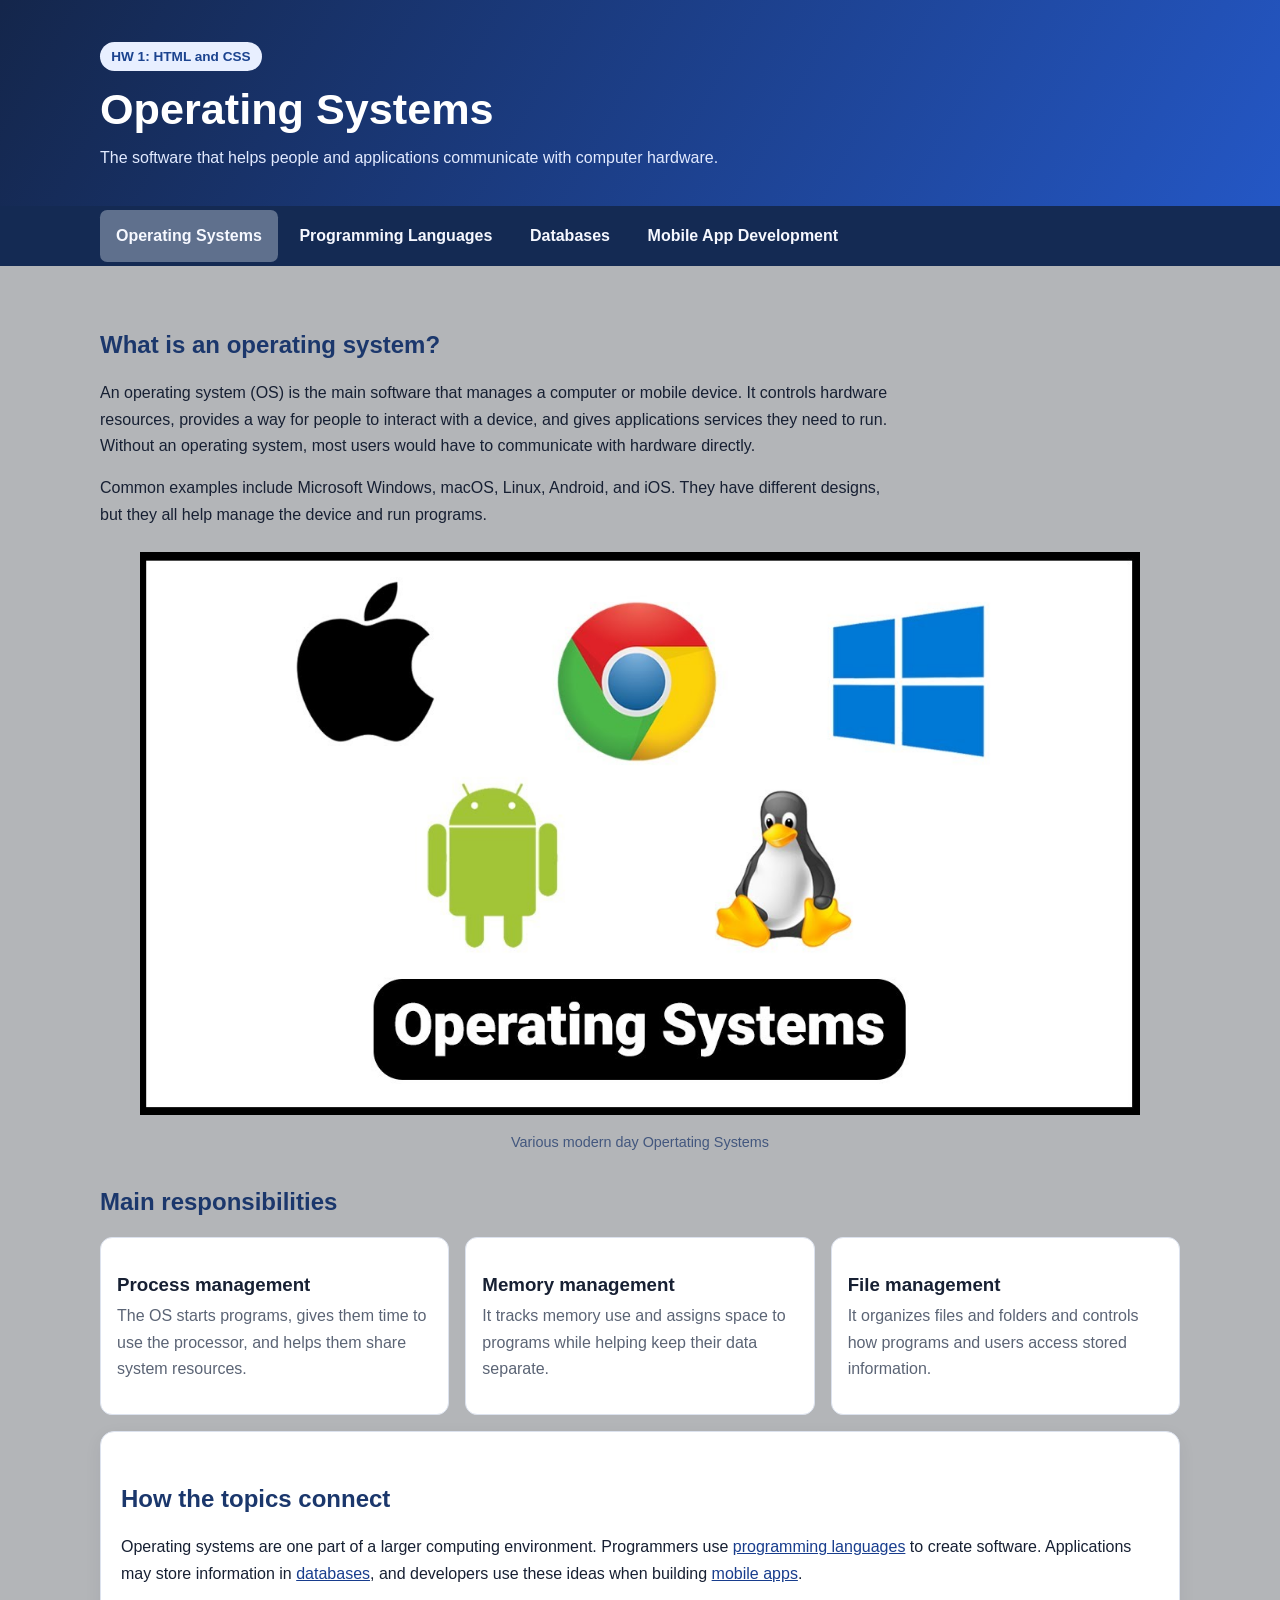
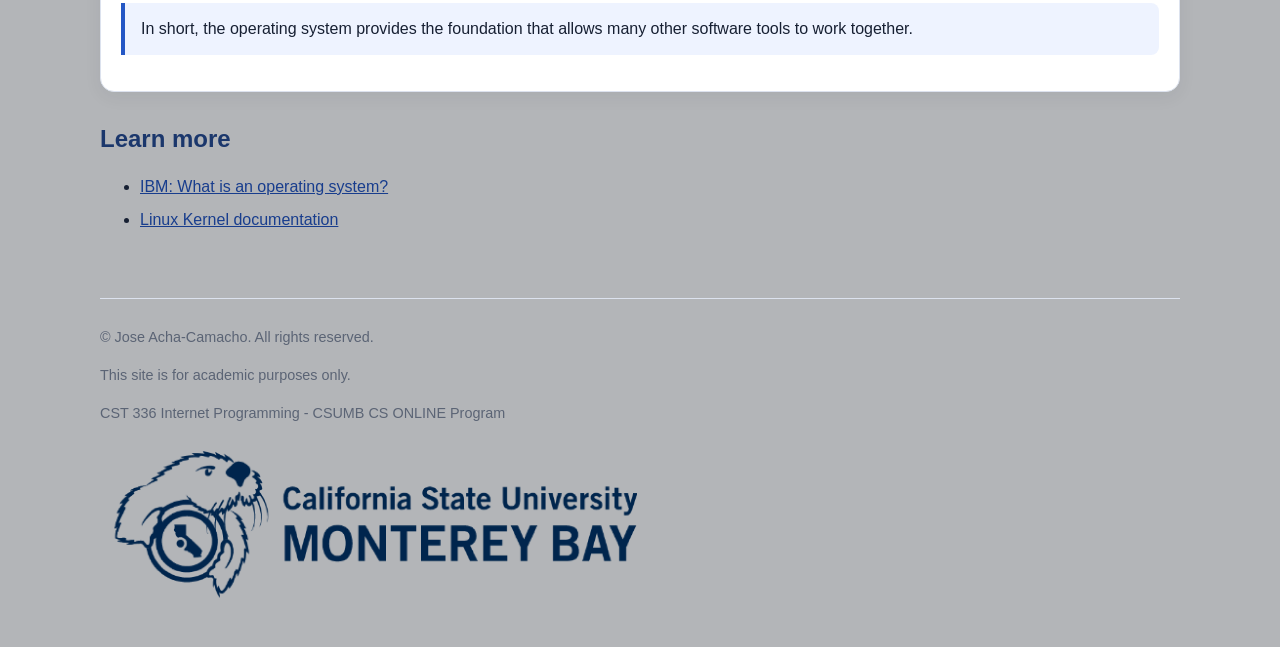
<file: HW1/index.html>
<!DOCTYPE html>
<html lang="en">

<head>
    <meta charset="UTF-8">
    <meta name="viewport" content="width=device-width, initial-scale=1.0">
    <title>Operating Systems | CST336</title>
    <link rel="stylesheet" href="css/styles.css">
</head>

<body>
    <header>
        <div class="header-inner">
            <p class="pill">HW 1: HTML and CSS</p>
            <h1 class="site-title">Operating Systems</h1>
            <p class="tagline">The software that helps people and applications communicate with computer hardware.</p>
        </div>
    </header>
    <nav aria-label="Main navigation">
        <ul>
            <li><a href="index.html" aria-current="page">Operating Systems</a></li>
            <li><a href="programming-languages.html">Programming Languages</a></li>
            <li><a href="databases.html">Databases</a></li>
            <li><a href="mobile-app-development.html">Mobile App Development</a></li>
        </ul>
    </nav>
    <main>
        <section class="intro">
            <h2>What is an operating system?</h2>
            <p>An operating system (OS) is the main software that manages a computer or mobile device. It controls
                hardware resources, provides a way for people to interact with a device, and gives applications services
                they need to run. Without an operating system, most users would have to communicate with hardware
                directly.</p>
            <p>Common examples include Microsoft Windows, macOS, Linux, Android, and iOS. They have different designs,
                but they all help manage the device and run programs.</p>
        </section>

        <figure class="graphics">
            <div>
                <img src="img/operating-systems.jpg" alt="Operating Systems">
            </div>
            <figcaption>Various modern day Opertating Systems</figcaption>
        </figure>

        <section>
            <h2>Main responsibilities</h2>
            <div class="three-column">
                <article class="topic-card">
                    <h3>Process management</h3>
                    <p>The OS starts programs, gives them time to use the processor, and helps them share system
                        resources.</p>
                </article>
                <article class="topic-card">
                    <h3>Memory management</h3>
                    <p>It tracks memory use and assigns space to programs while helping keep their data separate.</p>
                </article>
                <article class="topic-card">
                    <h3>File management</h3>
                    <p>It organizes files and folders and controls how programs and users access stored information.</p>
                </article>
            </div>
        </section>

        <section class="content-card">
            <h2>How the topics connect</h2>
            <p>Operating systems are one part of a larger computing environment. Programmers use <a
                    href="programming-languages.html">programming languages</a> to create software. Applications may
                store information in <a href="databases.html">databases</a>, and developers use these ideas when
                building <a href="mobile-app-development.html">mobile apps</a>.</p>
            <p class="note">In short, the operating system provides the foundation that allows many other software tools
                to work together.</p>
        </section>

        <section>
            <h2>Learn more</h2>
            <ul class="source-list">
                <li><a href="https://www.ibm.com/think/topics/operating-systems" target="_blank" rel="noopener">IBM:
                        What is an operating system?</a></li>
                <li><a href="https://www.kernel.org/doc/html/latest/" target="_blank" rel="noopener">Linux Kernel
                        documentation</a></li>
            </ul>
        </section>
    </main>

    <footer>
        <p>&copy; Jose Acha-Camacho. All rights reserved.</p>
        <p>This site is for academic purposes only.</p>
        <p>CST 336 Internet Programming - CSUMB CS ONLINE Program</p>
        <img src="img/csumb-logo.png" alt="CSUMB Logo">

    </footer>

</body>

</html>
</file>
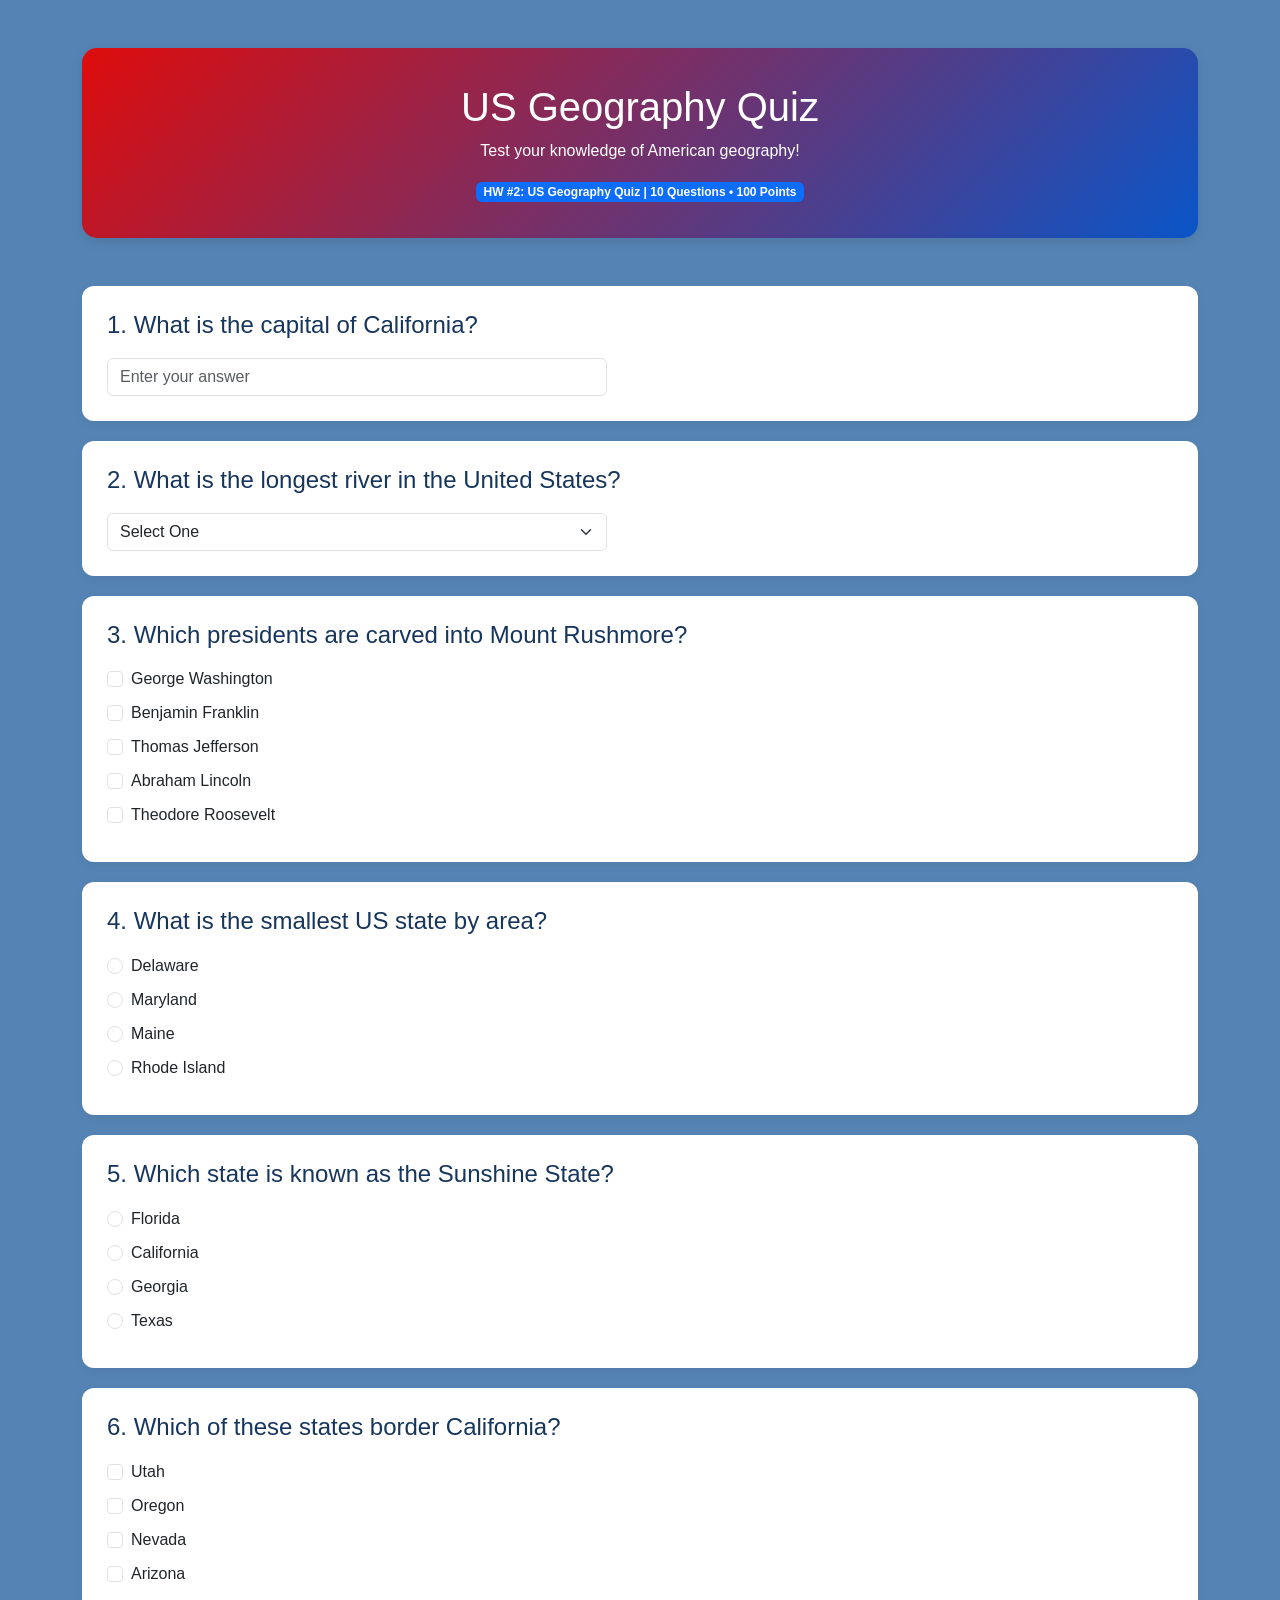
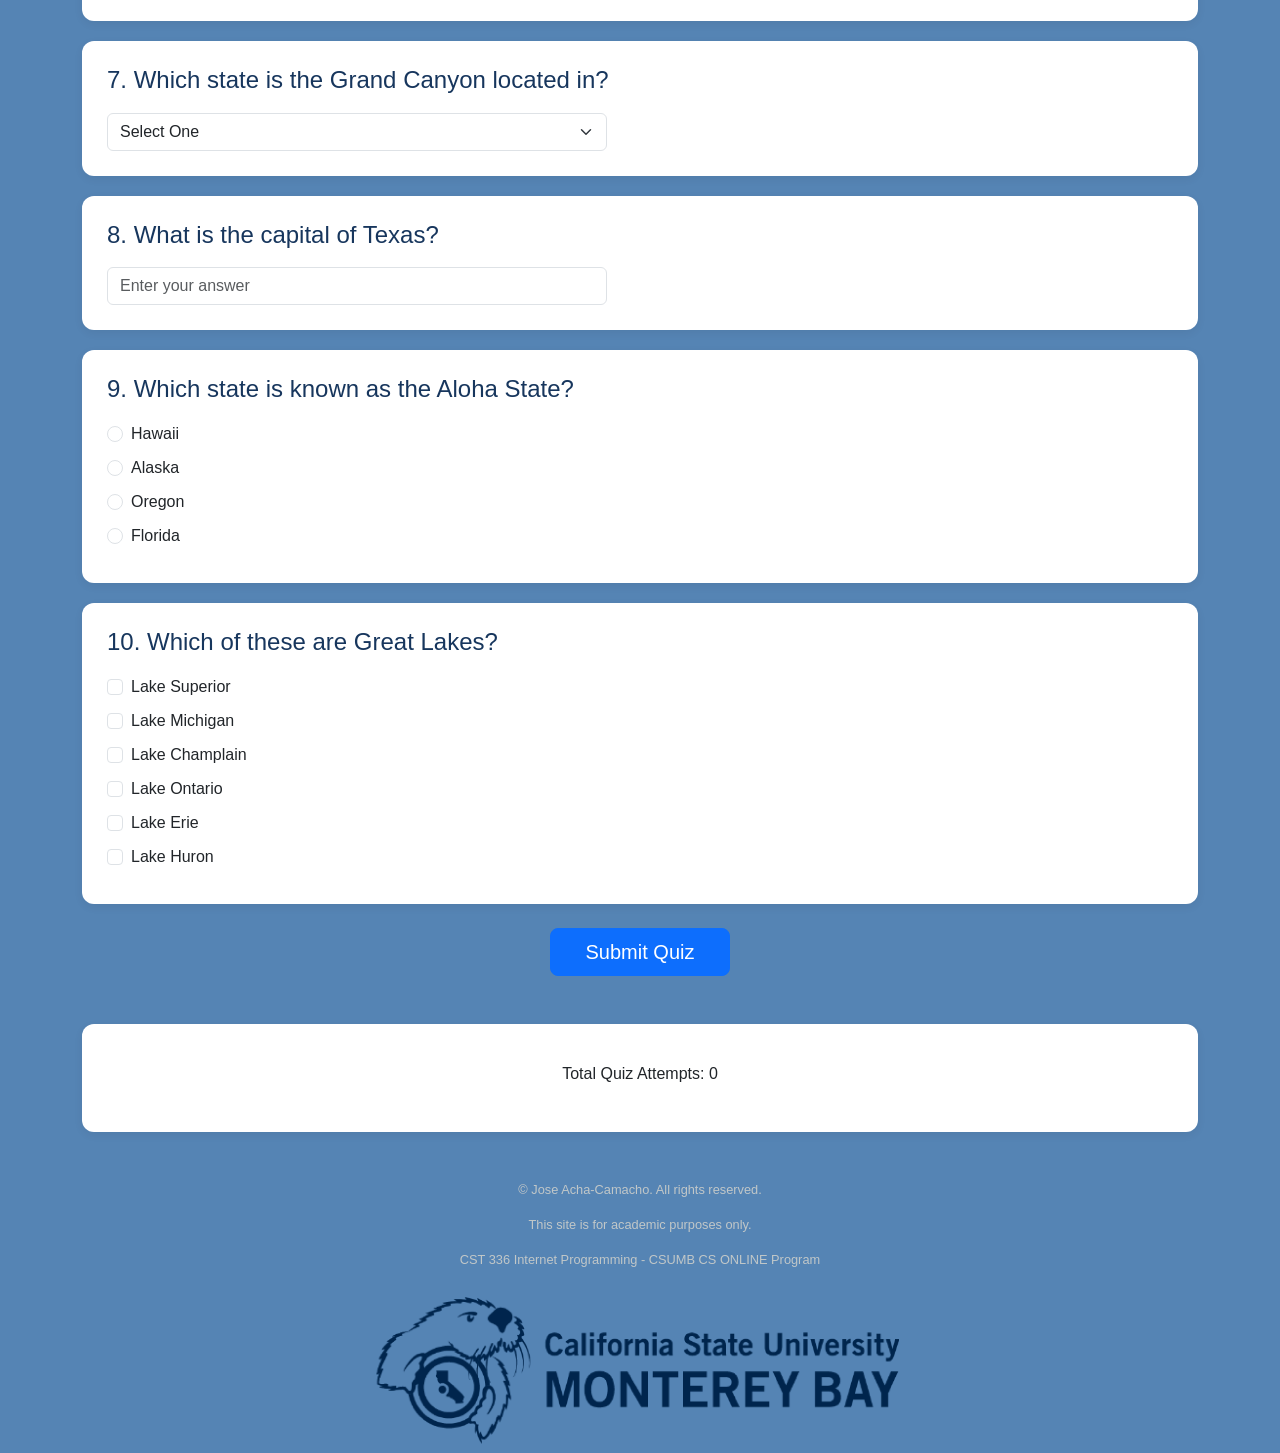
<file: HW2/index.html>
<!DOCTYPE html>
<html lang="en">

<head>
    <meta charset="UTF-8">
    <meta name="viewport" content="width=device-width, initial-scale=1.0">
    <title>US Geography Quiz</title>

    <!-- Bootstrap -->
    <link rel="stylesheet" href="https://cdn.jsdelivr.net/npm/bootstrap@5.3.3/dist/css/bootstrap.min.css">

    <link rel="stylesheet" href="css/style.css">
</head>

<body>

    <div class="container py-5">

        <div class="quiz-header text-center mb-5">
            <h1>US Geography Quiz</h1>
            <p>Test your knowledge of American geography!</p>
            <span class="badge bg-primary"> HW #2: US Geography Quiz | 10 Questions • 100 Points</span>
        </div>

        <form id="quizForm">

            <!-- Question 1 -->
            <div class="question-card">
                <h4><span id="markImg1"></span>1. What is the capital of California?</h4>
                <input type="text" id="q1" class="form-control" placeholder="Enter your answer">
                <div id="q1Feedback" class="feedback"></div>
            </div>

            <!-- Question 2 -->
            <div class="question-card">
                <h4><span id="markImg2"></span>2. What is the longest river in the United States?</h4>
                <select id="q2" class="form-select">
                    <option value="">Select One</option>
                    <option value="mississippi">Mississippi</option>
                    <option value="missouri">Missouri</option>
                    <option value="colorado">Colorado</option>
                    <option value="delaware">Delaware</option>
                </select>
                <div id="q2Feedback" class="feedback"></div>
            </div>


            <!-- Question 3 -->
            <div class="question-card">
                <h4><span id="markImg3"></span>3. Which presidents are carved into Mount Rushmore?</h4>

                <div id="q3Choices">

                    <div class="form-check">
                        <input type="checkbox" class="form-check-input" id="q3a" name="q3" value="washington">
                        <label class="form-check-label" for="q3a">
                            George Washington
                        </label>
                    </div>

                    <div class="form-check">
                        <input type="checkbox" class="form-check-input" id="q3b" name="q3" value="franklin">
                        <label class="form-check-label" for="q3b">
                            Benjamin Franklin
                        </label>
                    </div>

                    <div class="form-check">
                        <input type="checkbox" class="form-check-input" id="q3c" name="q3" value="jefferson">
                        <label class="form-check-label" for="q3c">
                            Thomas Jefferson
                        </label>
                    </div>

                    <div class="form-check">
                        <input type="checkbox" class="form-check-input" id="q3d" name="q3" value="lincoln">
                        <label class="form-check-label" for="q3d">
                            Abraham Lincoln
                        </label>
                    </div>

                    <div class="form-check">
                        <input type="checkbox" class="form-check-input" id="q3e" name="q3" value="roosevelt">
                        <label class="form-check-label" for="q3e">
                            Theodore Roosevelt
                        </label>
                    </div>

                </div>

                <div id="q3Feedback" class="feedback"></div>
            </div>


            <!-- Question 4 -->
            <div class="question-card">
                <h4><span id="markImg4"></span>4. What is the smallest US state by area?</h4>
                <div id="q4Choices"></div>
                <div id="q4Feedback" class="feedback"></div>
            </div>

            <!-- Question 5 -->
            <div class="question-card">
                <h4><span id="markImg5"></span>5. Which state is known as the Sunshine State?</h4>
                <div id="q5Choices"></div>
                <div id="q5Feedback" class="feedback"></div>
            </div>

            <!-- Question 6 -->
            <div class="question-card">
                <h4><span id="markImg6"></span>6. Which of these states border California?</h4>
                <div id="q6Choices"></div>
                <div id="q6Feedback" class="feedback"></div>
            </div>

            <!-- Question 7 -->
            <div class="question-card">
                <h4><span id="markImg7"></span>7. Which state is the Grand Canyon located in?</h4>
                <select id="q7" class="form-select">
                    <option value="">Select One</option>
                    <option value="nevada">Nevada</option>
                    <option value="arizona">Arizona</option>
                    <option value="utah">Utah</option>
                    <option value="newmexico">New Mexico</option>
                </select>
                <div id="q7Feedback" class="feedback"></div>
            </div>

            <!-- Question 8 -->
            <div class="question-card">
                <h4><span id="markImg8"></span>8. What is the capital of Texas?</h4>
                <input type="text" id="q8" class="form-control" placeholder="Enter your answer">
                <div id="q8Feedback" class="feedback"></div>
            </div>

            <!-- Question 9 -->
            <div class="question-card">
                <h4><span id="markImg9"></span>9. Which state is known as the Aloha State?</h4>
                <div id="q9Choices"></div>
                <div id="q9Feedback" class="feedback"></div>
            </div>

            <!-- Question 10 -->
            <div class="question-card">
                <h4><span id="markImg10"></span>10. Which of these are Great Lakes?</h4>
                <div id="q10Choices"></div>
                <div id="q10Feedback" class="feedback"></div>
            </div>

            <div id="validationFdbk" class="alert alert-danger mt-4" role="alert"></div>

            <div class="text-center mt-4">
                <button type="button" id="submitQuiz" class="btn btn-primary btn-lg">
                    Submit Quiz
                </button>
            </div>

        </form>

        <!-- Results -->
        <div class="results-card text-center mt-5">
            <h2 id="totalScore"></h2>
            <h3 id="congratulations"></h3>
            <p id="totalAttempts"></p>
        </div>

    </div>

    <script src="js/script.js"></script>

    <footer>
        <p>&copy; Jose Acha-Camacho. All rights reserved.</p>
        <p>This site is for academic purposes only.</p>
        <p>CST 336 Internet Programming - CSUMB CS ONLINE Program</p>
        <img src="img/csumb-logo.png" alt="CSUMB Logo">

    </footer>


</body>

</html>
</file>
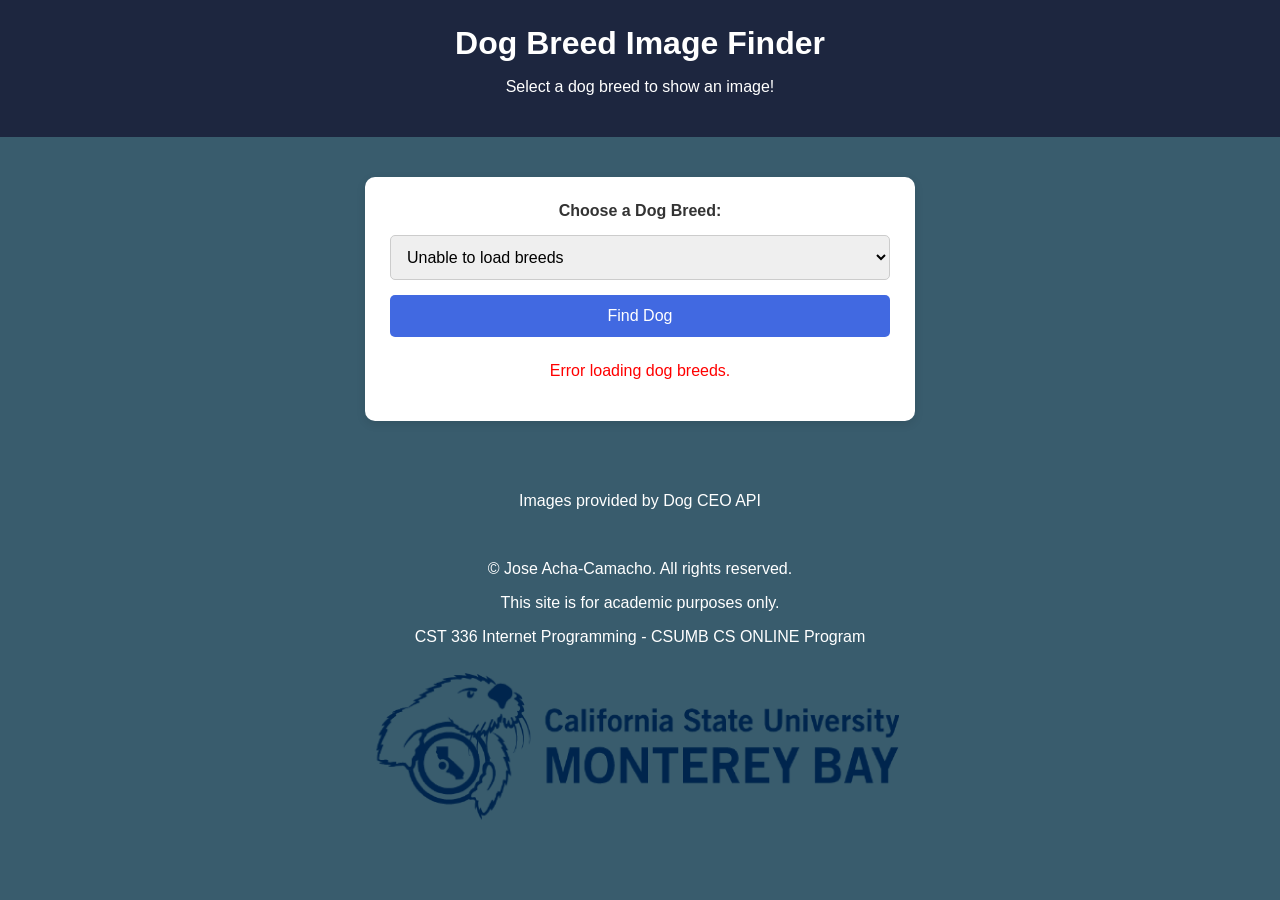
<file: HW3/index.html>
<!DOCTYPE html>
<html lang="en">

<head>
    <meta charset="UTF-8">
    <meta name="viewport" content="width=device-width, initial-scale=1.0">
    <title>HW #3: Dog Breed Finder</title>
    <link rel="stylesheet" href="css/style.css">
    <script src="js/script.js" defer></script>
</head>

<body>
    <header>
        <h1>Dog Breed Image Finder</h1>
        <p>Select a dog breed to show an image!</p>
    </header>

    <main>
        <form id="breedForm">

            <label for="breedSelect">Choose a Dog Breed:</label>
            <select id="breedSelect" required>
                <option value="">Loading breeds...</option>
            </select>
            <button type="submit">Find Dog</button>

        </form>
        <section id="result">
            <p>Select a breed to display a photo.</p>
        </section>
    </main>

    <footer>
        <p>Images provided by Dog CEO API</p>

        <br>
        <p>&copy; Jose Acha-Camacho. All rights reserved.</p>
        <p>This site is for academic purposes only.</p>
        <p>CST 336 Internet Programming - CSUMB CS ONLINE Program</p>
        <img src="img/csumb-logo.png" alt="CSUMB Logo">

    </footer>

</body>

</html>
</file>
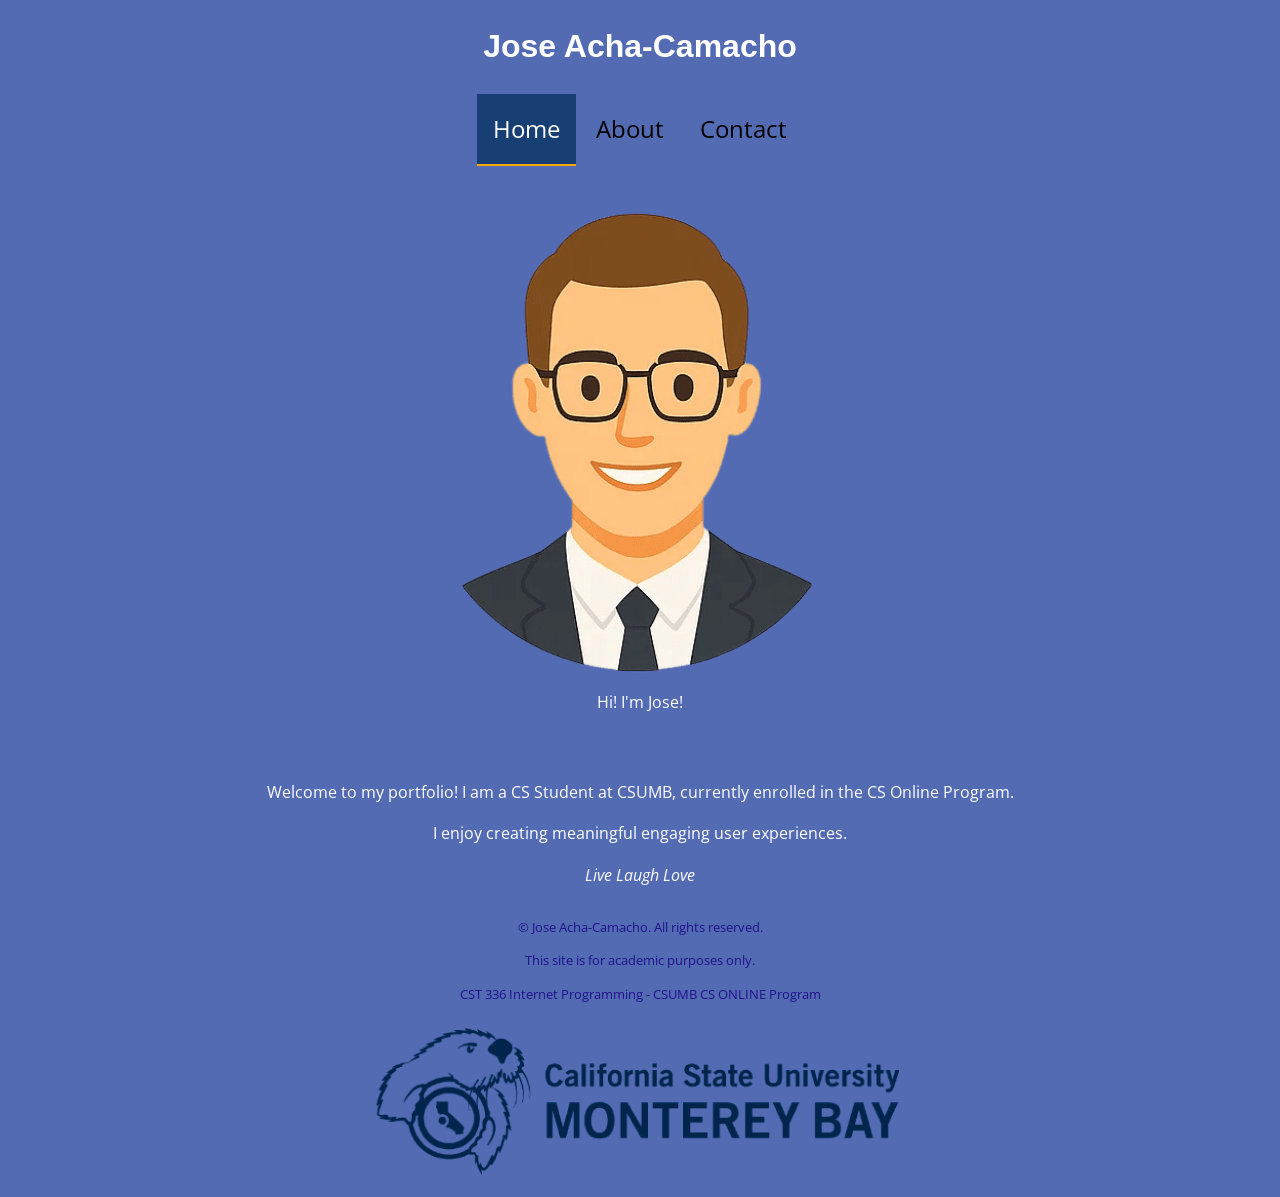
<file: lab1/index.html>
<!DOCTYPE html>
<html lang="en">

<head>
    <meta charset="UTF-8">
    <meta name="viewport" content="width=device-width, initial-scale=1.0">
    <title>Jose Acha-Camacho | Portfolio</title>


    <link rel="preconnect" href="https://fonts.googleapis.com">
    <link rel="preconnect" href="https://fonts.gstatic.com" crossorigin>
    <link href="https://fonts.googleapis.com/css2?family=Open+Sans:wght@400;700&display=swap" rel="stylesheet">



    <link rel="stylesheet" href="css/styles.css">


</head>

<body>
    <header>
        <!-- The header will be added here -->
        <h1>Jose Acha-Camacho</h1>
        <nav>
            <a href="index.html" class="active">Home</a>
            <a href="about.html">About</a>
            <a href="contact.html">Contact</a>
        </nav>
    </header>

    <main>
        <figure>
            <img src="img/avatar.png" alt="Portrait of Jose Acha-Camacho">
            <figcaption>Hi! I'm Jose!</figcaption>
        </figure>

        <section>
            <p>Welcome to my portfolio! I am a CS Student at CSUMB, currently enrolled in the CS Online Program.</p>
            <p>I enjoy creating meaningful engaging user experiences.</p>
            <p><i>Live Laugh Love</i></p>
        </section>
    </main>

    <footer>
        <p>&copy; Jose Acha-Camacho. All rights reserved.</p>
        <p>This site is for academic purposes only.</p>
        <p>CST 336 Internet Programming - CSUMB CS ONLINE Program</p>
        <img src="img/csumb-logo.png" alt="CSUMB Logo">

    </footer>
</body>

</html>
</file>
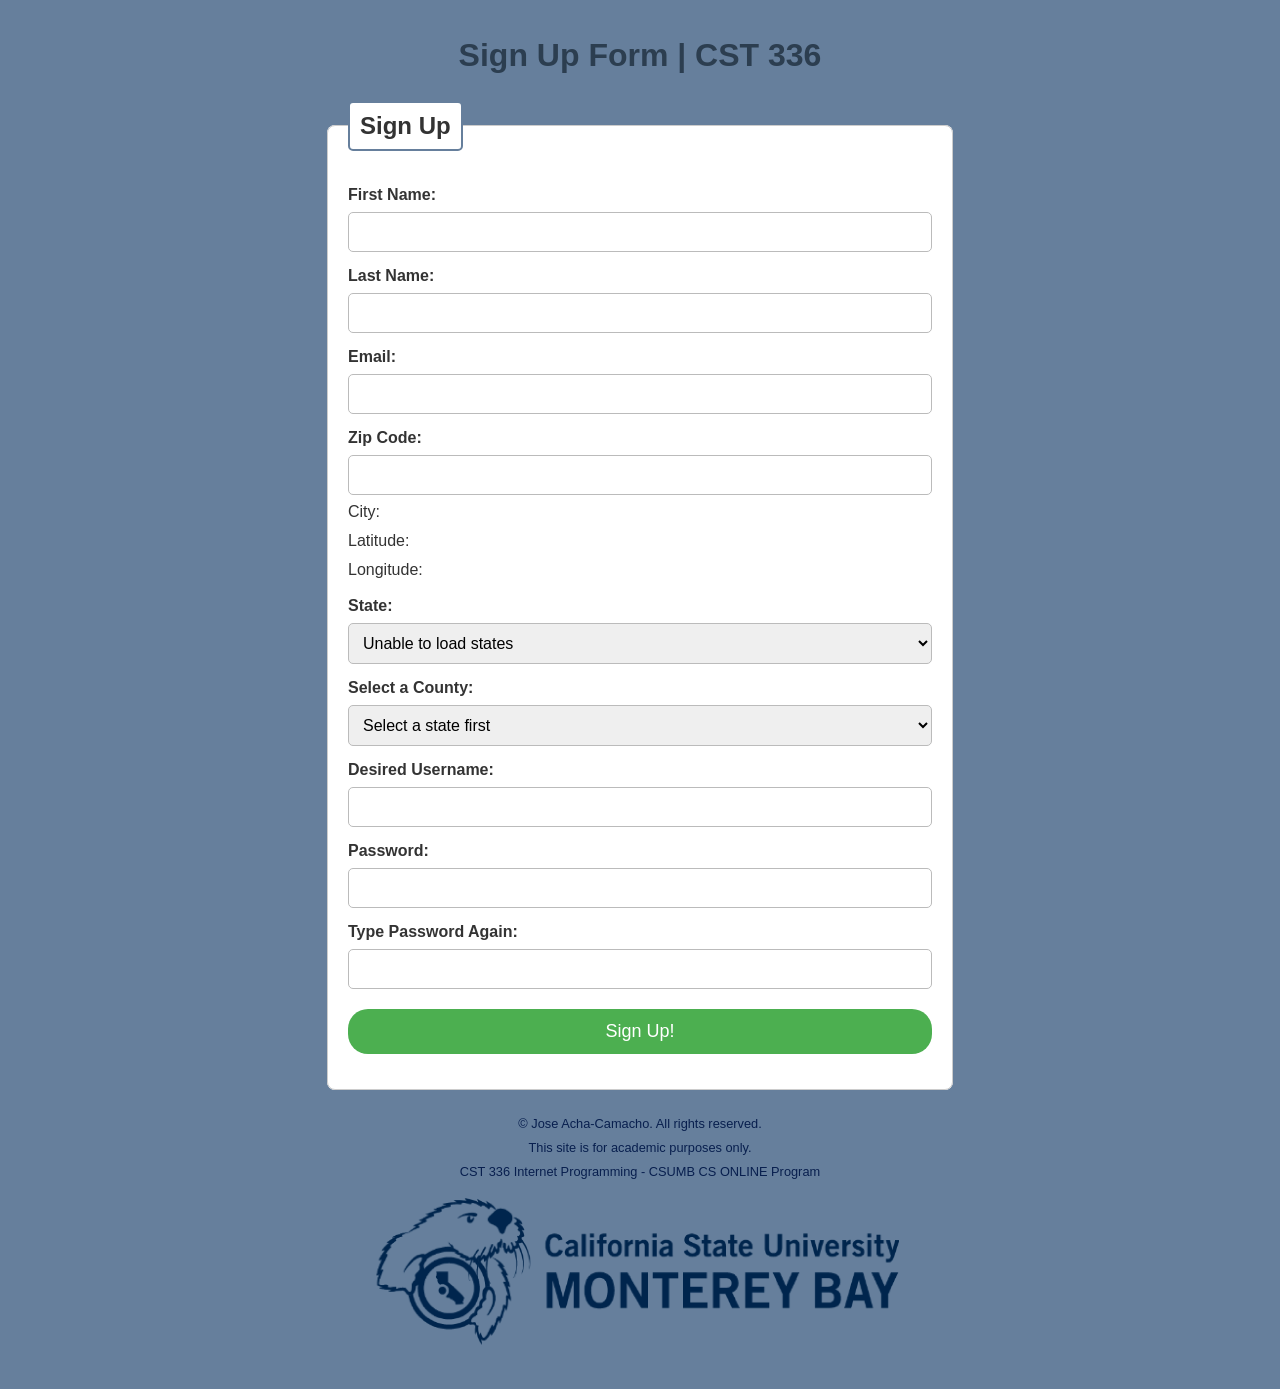
<file: lab3/index.html>
<!DOCTYPE html>
<html lang="en">

<head>
    <meta charset="UTF-8">
    <meta name="viewport" content="width=device-width, initial-scale=1.0">
    <title>LAB #3: Sign Up Page</title>
    <link rel="stylesheet" href="css/style.css">
</head>

<body>

    <main>
        <h1>Sign Up Form | CST 336</h1>

        <form id="signupForm">

            <fieldset>
                <legend>Sign Up</legend>

                <label for="fName">First Name:</label>
                <input type="text" id="fName" required>

                <label for="lName">Last Name:</label>
                <input type="text" id="lName" required>

                <label for="email">Email:</label>
                <input type="email" id="email" required>

                <label for="zip">Zip Code:</label>
                <input type="text" id="zip" maxlength="5">

                <span id="cityError" class="error"></span>

                <p>City: <strong id="city"></strong></p>
                <p>Latitude: <strong id="lat"></strong></p>
                <p>Longitude: <strong id="long"></strong></p>

                <label for="state">State:</label>
                <select id="state">
                    <option value="">Loading states...</option>
                </select>

                <label for="county">Select a County:</label>
                <select id="county">
                    <option value="">Select a state first</option>
                </select>

                <label for="username">Desired Username:</label>
                <input type="text" id="username">
                <span id="usernameError"></span>

                <label for="pwd">Password:</label>
                <input type="password" id="pwd">
                <span id="sPwd" class="suggestion"></span>

                <label for="pwdAgain">Type Password Again:</label>
                <input type="password" id="pwdAgain">

                <button type="submit">Sign Up!</button>

                <div id="formErrors" class="error"></div>

            </fieldset>
        </form>


        <footer>
            <br>
            <p>&copy; Jose Acha-Camacho. All rights reserved.</p>
            <p>This site is for academic purposes only.</p>
            <p>CST 336 Internet Programming - CSUMB CS ONLINE Program</p>
            <img src="img/csumb-logo.png" alt="CSUMB Logo">

        </footer>
    </main>

    <script src="js/script.js"></script>

</body>

</html>
</file>
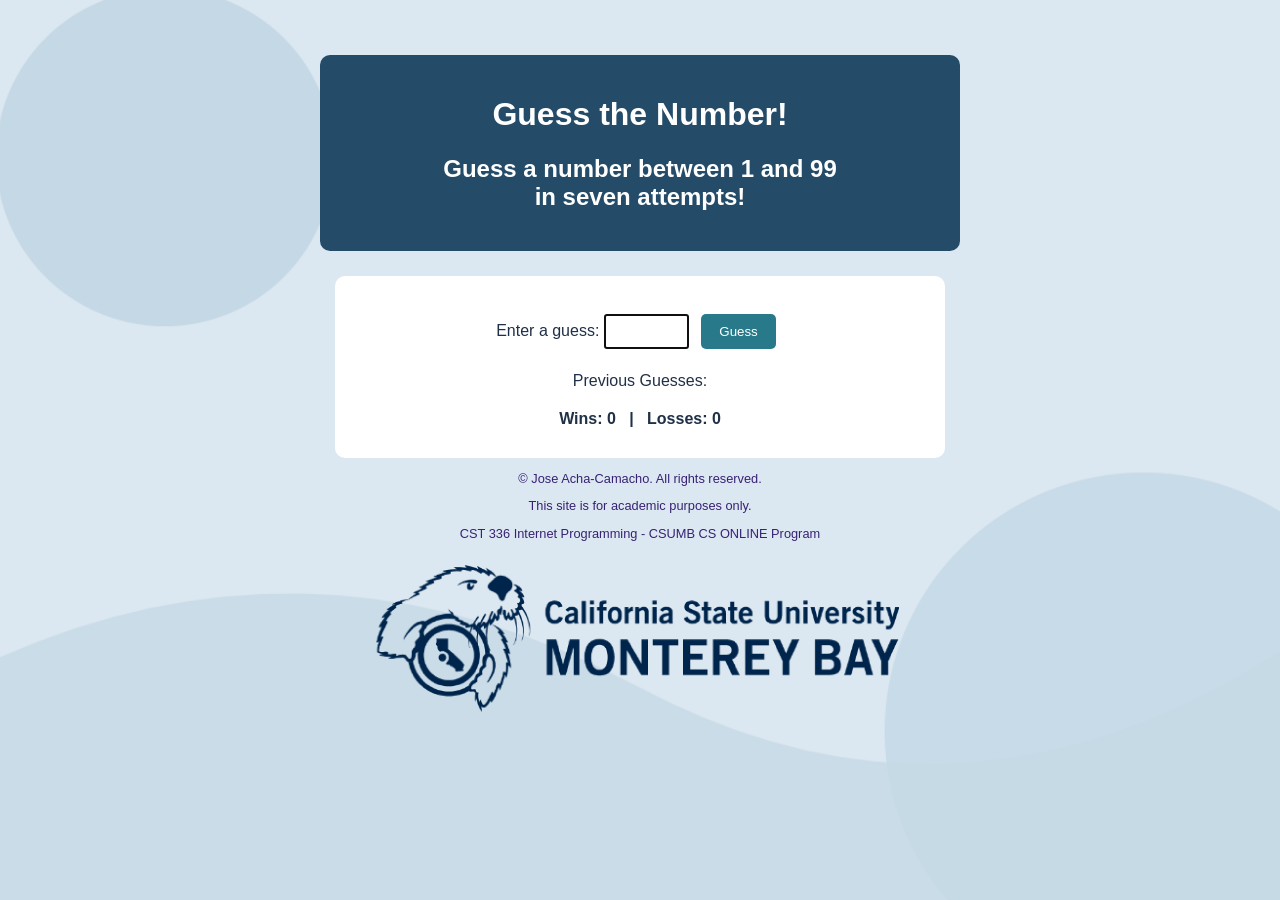
<file: lab2/guess_number/index.html>
<!DOCTYPE html>
<html lang="en">

<head>
    <meta charset="UTF-8">
    <meta name="viewport" content="width=device-width, initial-scale=1.0">
    <title>LAB #2: Guess the Number</title>
    <link href="css/styles.css" rel="stylesheet" type="text/css">
</head>

<body>
    <header>
        <h1>Guess the Number!</h1>
        <h2>Guess a number between 1 and 99<br>in seven attempts!</h2>
    </header>

    <div id="main">
        Enter a guess:
        <input type="text" id="playerGuess" size="5">
        <button id="guessBtn" type="button">Guess</button>
        <br>
        <button id="resetBtn" type="button">Play Again!</button>

        <div id="feedback"></div>

        <div class="previous-guesses">
            Previous Guesses: <span id="guesses"></span>
        </div>

        <div class="score">
            Wins: <span id="wins">0</span>
            &nbsp; | &nbsp;
            Losses: <span id="losses">0</span>
        </div>
    </div>

    <script src="js/script.js"></script>

    <footer>
        <p>&copy; Jose Acha-Camacho. All rights reserved.</p>
        <p>This site is for academic purposes only.</p>
        <p>CST 336 Internet Programming - CSUMB CS ONLINE Program</p>
        <img src="img/csumb-logo.png" alt="CSUMB Logo">

    </footer>
</body>

</html>
</file>
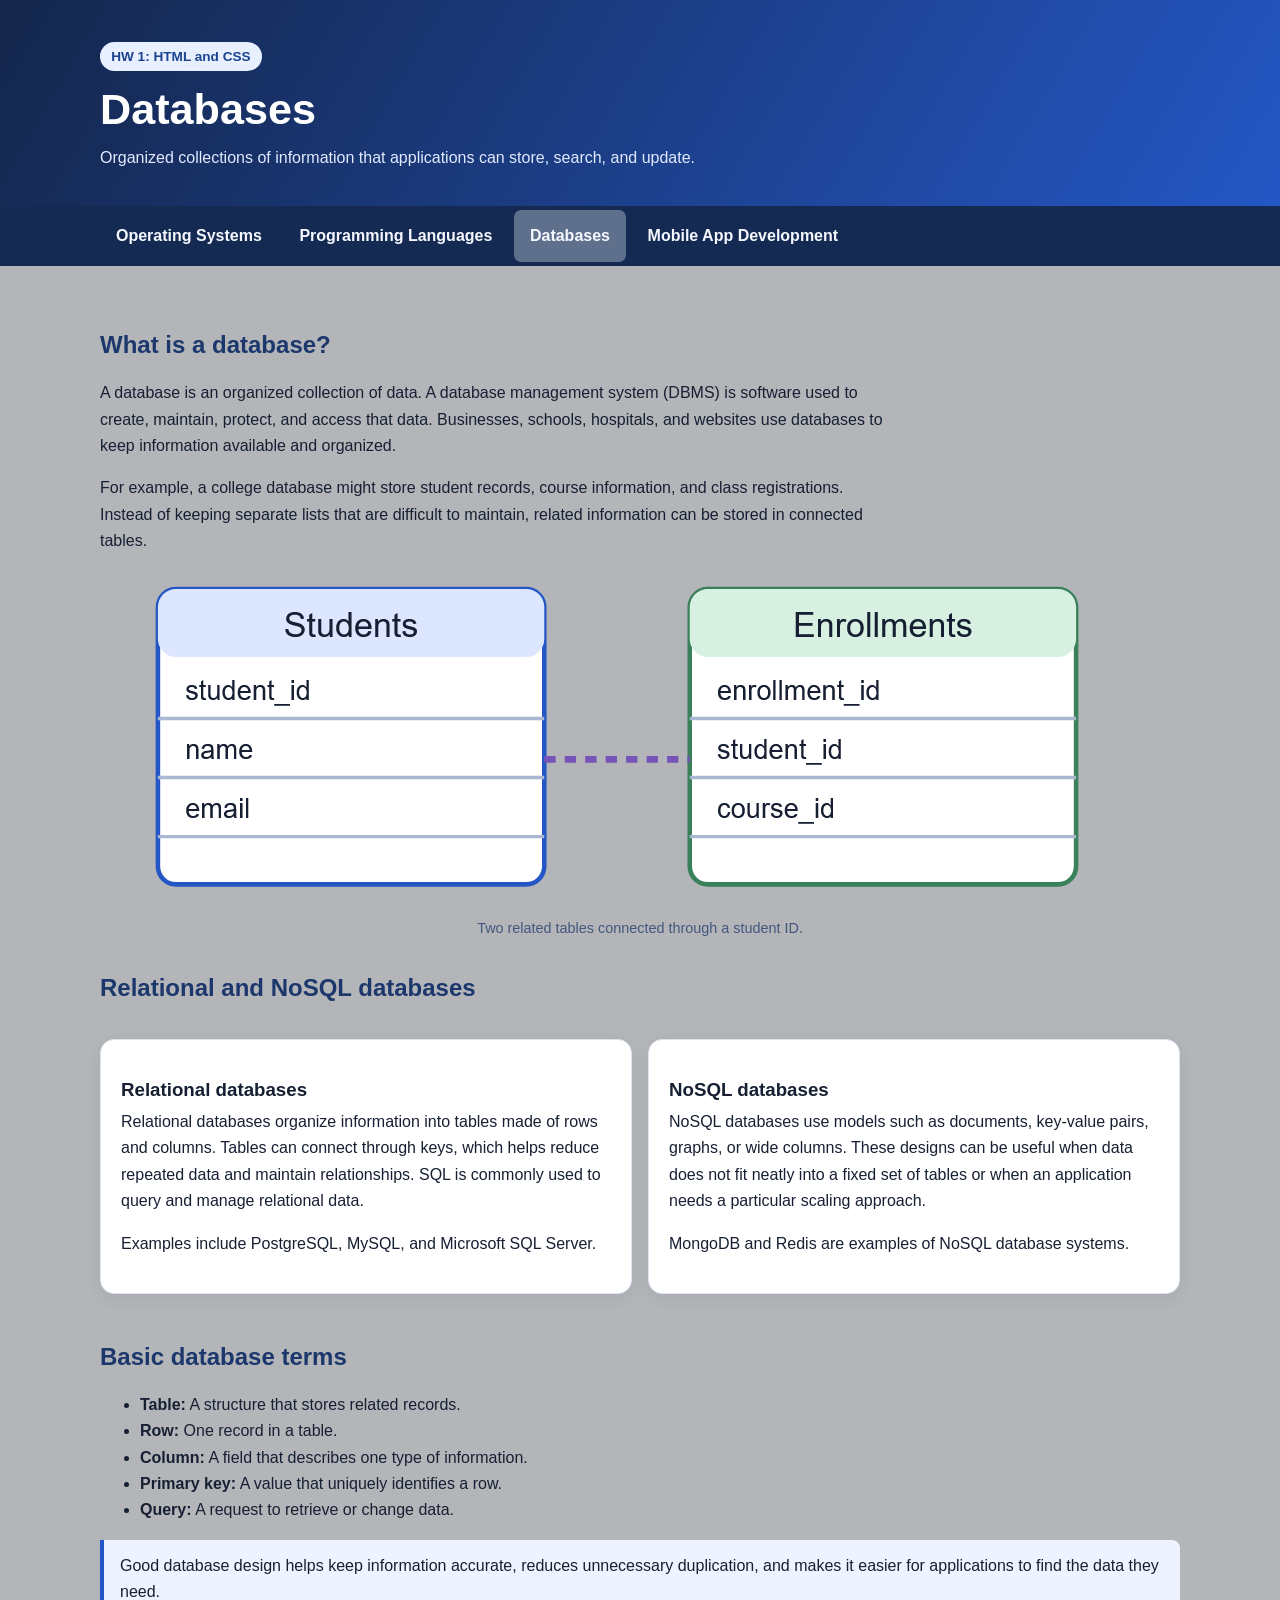
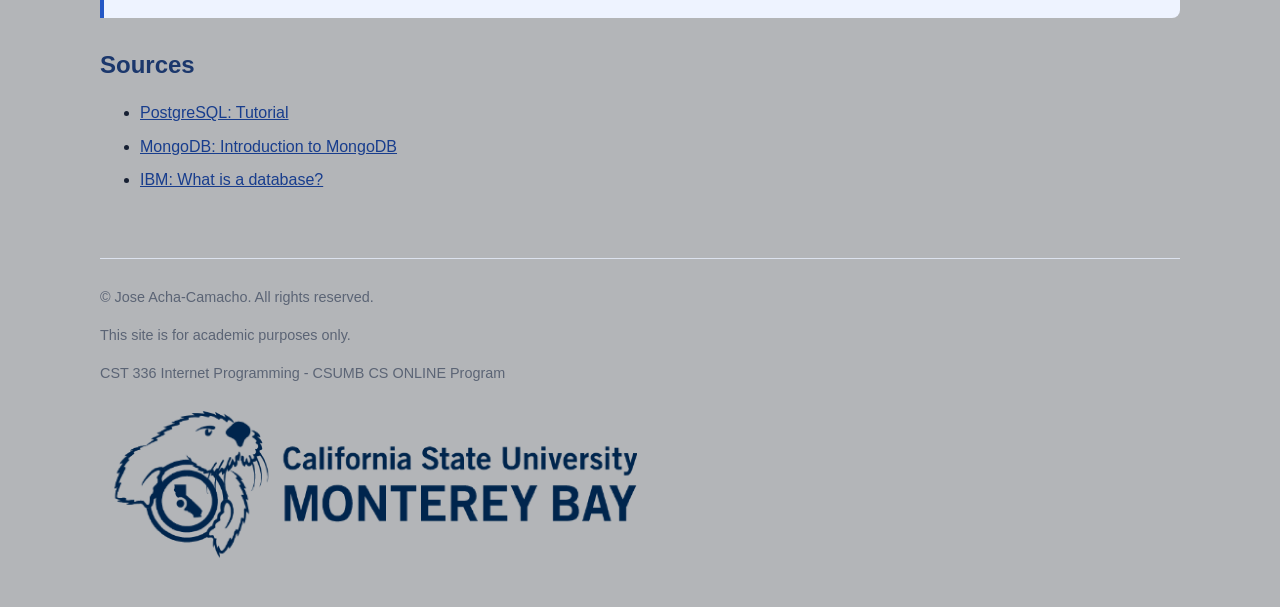
<file: HW1/databases.html>
<!DOCTYPE html>
<html lang="en">

<head>
    <meta charset="UTF-8">
    <meta name="viewport" content="width=device-width, initial-scale=1.0">
    <title>Databases | CST336</title>
    <link rel="stylesheet" href="css/styles.css">
</head>

<body>
    <header>
        <div class="header-inner">
            <p class="pill">HW 1: HTML and CSS</p>
            <h1 class="site-title">Databases</h1>
            <p class="tagline">Organized collections of information that applications can store, search, and update.</p>
        </div>
    </header>
    <nav aria-label="Main navigation">
        <ul>
            <li><a href="index.html">Operating Systems</a></li>
            <li><a href="programming-languages.html">Programming Languages</a></li>
            <li><a href="databases.html" aria-current="page">Databases</a></li>
            <li><a href="mobile-app-development.html">Mobile App Development</a></li>
        </ul>
    </nav>
    <main>
        <section class="intro">
            <h2>What is a database?</h2>
            <p>A database is an organized collection of data. A database management system (DBMS) is software used to
                create, maintain, protect, and access that data. Businesses, schools, hospitals, and websites use
                databases to keep information available and organized.</p>
            <p>For example, a college database might store student records, course information, and class registrations.
                Instead of keeping separate lists that are difficult to maintain, related information can be stored in
                connected tables.</p>
        </section>


        <figure class="graphics">
            <div>
                <img src="img/db.png" alt="Database">
            </div>
            <figcaption>Two related tables connected through a student ID.</figcaption>
        </figure>

        <h2>Relational and NoSQL databases</h2>
        <div class="two-column">
            <article class="content-card">
                <h3>Relational databases</h3>
                <p>Relational databases organize information into tables made of rows and columns. Tables can connect
                    through keys, which helps reduce repeated data and maintain relationships. SQL is commonly used to
                    query and manage relational data.</p>
                <p>Examples include PostgreSQL, MySQL, and Microsoft SQL Server.</p>
            </article>
            <article class="content-card">
                <h3>NoSQL databases</h3>
                <p>NoSQL databases use models such as documents, key-value pairs, graphs, or wide columns. These designs
                    can be useful when data does not fit neatly into a fixed set of tables or when an application needs
                    a particular scaling approach.</p>
                <p>MongoDB and Redis are examples of NoSQL database systems.</p>
            </article>
        </div>

        <h2>Basic database terms</h2>
        <ul>
            <li><strong>Table:</strong> A structure that stores related records.</li>
            <li><strong>Row:</strong> One record in a table.</li>
            <li><strong>Column:</strong> A field that describes one type of information.</li>
            <li><strong>Primary key:</strong> A value that uniquely identifies a row.</li>
            <li><strong>Query:</strong> A request to retrieve or change data.</li>
        </ul>

        <p class="note">Good database design helps keep information accurate, reduces unnecessary duplication, and makes
            it easier for applications to find the data they need.</p>

        <section>
            <h2>Sources</h2>
            <ul class="source-list">
                <li><a href="https://www.postgresql.org/docs/current/tutorial.html" target="_blank"
                        rel="noopener">PostgreSQL: Tutorial</a></li>
                <li><a href="https://www.mongodb.com/docs/manual/introduction/" target="_blank" rel="noopener">MongoDB:
                        Introduction to MongoDB</a></li>
                <li><a href="https://www.ibm.com/think/topics/database" target="_blank" rel="noopener">IBM: What is a
                        database?</a></li>
            </ul>
        </section>
    </main>
    <footer>
        <p>&copy; Jose Acha-Camacho. All rights reserved.</p>
        <p>This site is for academic purposes only.</p>
        <p>CST 336 Internet Programming - CSUMB CS ONLINE Program</p>
        <img src="img/csumb-logo.png" alt="CSUMB Logo">

    </footer>
</body>

</html>
</file>
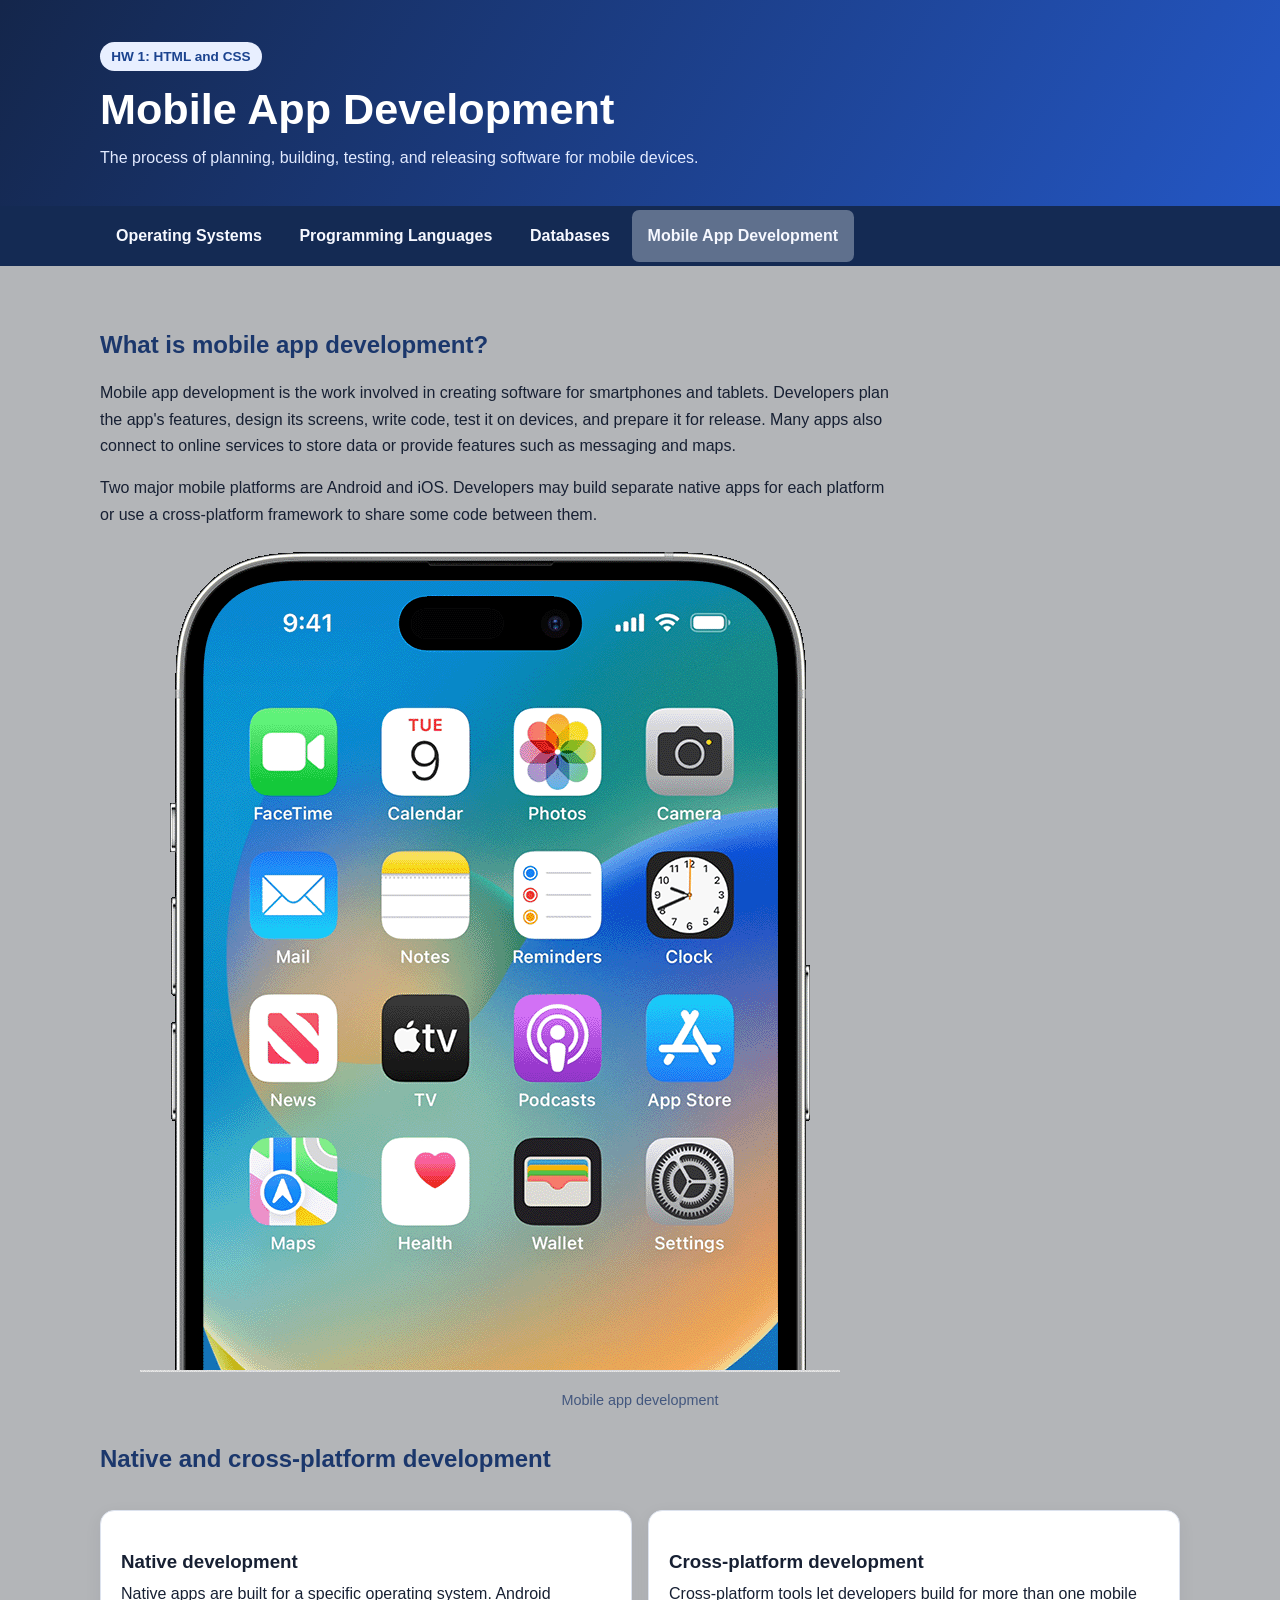
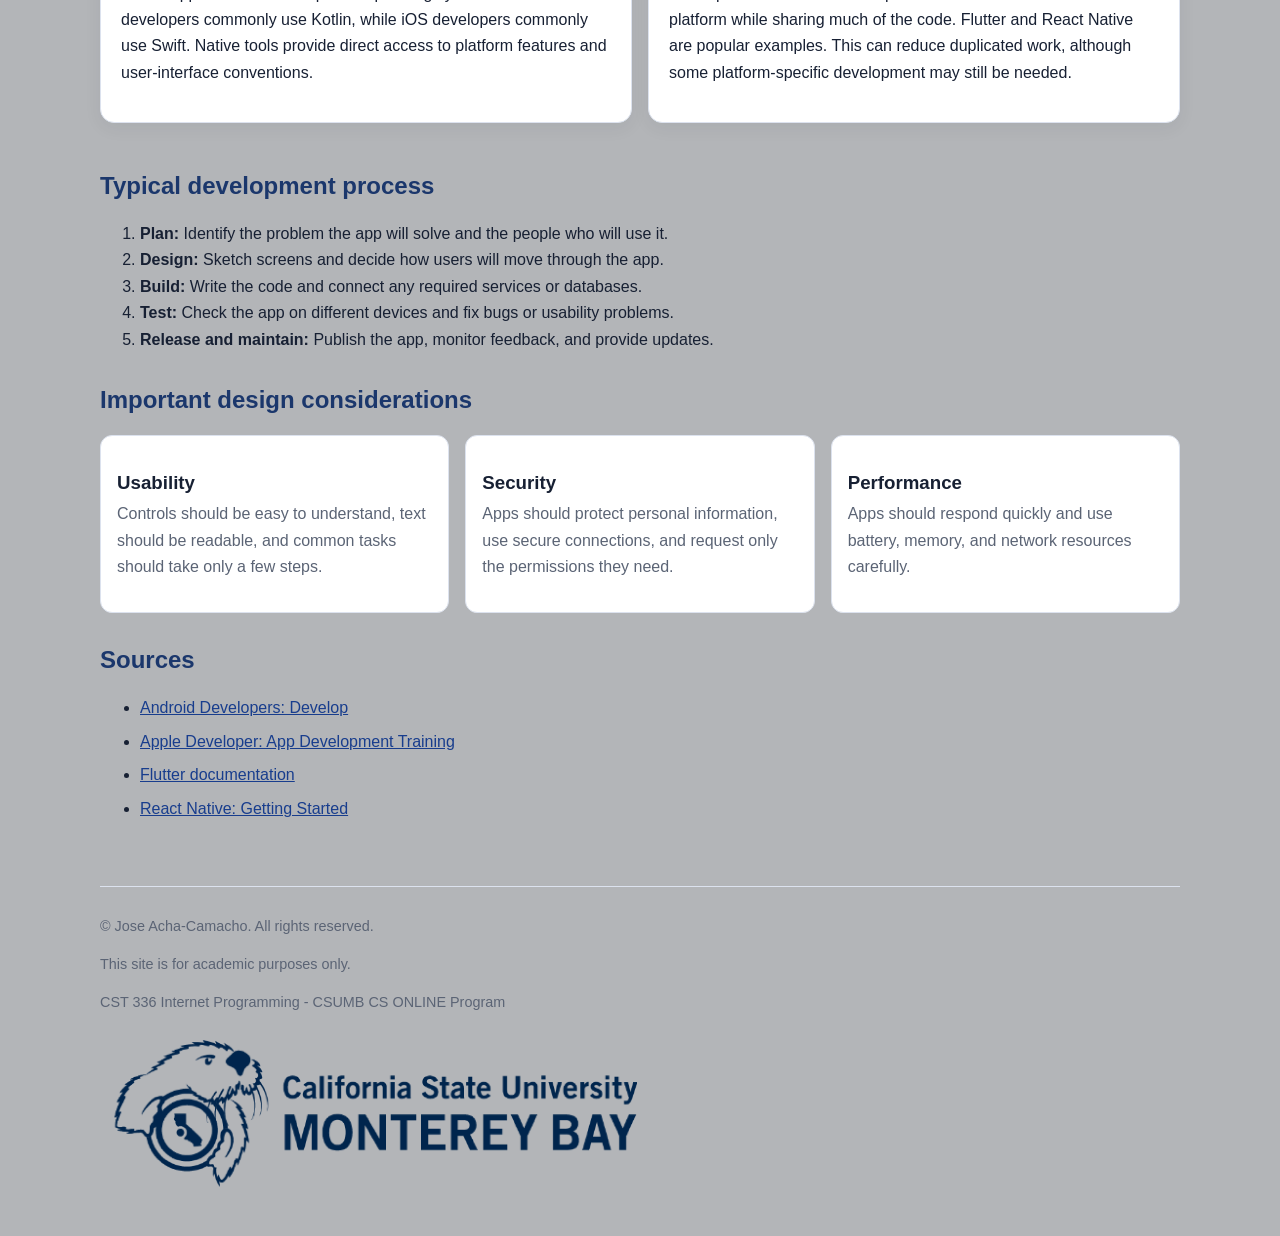
<file: HW1/mobile-app-development.html>
<!DOCTYPE html>
<html lang="en">

<head>
    <meta charset="UTF-8">
    <meta name="viewport" content="width=device-width, initial-scale=1.0">
    <title>Mobile App Development | CST336</title>
    <link rel="stylesheet" href="css/styles.css">
</head>

<body>
    <header>
        <div class="header-inner">
            <p class="pill">HW 1: HTML and CSS</p>
            <h1 class="site-title">Mobile App Development</h1>
            <p class="tagline">The process of planning, building, testing, and releasing software for mobile devices.
            </p>
        </div>
    </header>
    <nav aria-label="Main navigation">
        <ul>
            <li><a href="index.html">Operating Systems</a></li>
            <li><a href="programming-languages.html">Programming Languages</a></li>
            <li><a href="databases.html">Databases</a></li>
            <li><a href="mobile-app-development.html" aria-current="page">Mobile App Development</a></li>
        </ul>
    </nav>
    <main>
        <section class="intro">
            <h2>What is mobile app development?</h2>
            <p>Mobile app development is the work involved in creating software for smartphones and tablets. Developers
                plan the app's features, design its screens, write code, test it on devices, and prepare it for release.
                Many apps also connect to online services to store data or provide features such as messaging and maps.
            </p>
            <p>Two major mobile platforms are Android and iOS. Developers may build separate native apps for each
                platform or use a cross-platform framework to share some code between them.</p>
        </section>

        <figure class="graphics">
            <div>
                <img src="img/mobile.png" alt="Mobile Apps">
            </div>
            <figcaption>Mobile app development</figcaption>
        </figure>

        <h2>Native and cross-platform development</h2>
        <div class="two-column">
            <article class="content-card">
                <h3>Native development</h3>
                <p>Native apps are built for a specific operating system. Android developers commonly use Kotlin, while
                    iOS developers commonly use Swift. Native tools provide direct access to platform features and
                    user-interface conventions.</p>
            </article>
            <article class="content-card">
                <h3>Cross-platform development</h3>
                <p>Cross-platform tools let developers build for more than one mobile platform while sharing much of the
                    code. Flutter and React Native are popular examples. This can reduce duplicated work, although some
                    platform-specific development may still be needed.</p>
            </article>
        </div>

        <h2>Typical development process</h2>
        <ol>
            <li><strong>Plan:</strong> Identify the problem the app will solve and the people who will use it.</li>
            <li><strong>Design:</strong> Sketch screens and decide how users will move through the app.</li>
            <li><strong>Build:</strong> Write the code and connect any required services or databases.</li>
            <li><strong>Test:</strong> Check the app on different devices and fix bugs or usability problems.</li>
            <li><strong>Release and maintain:</strong> Publish the app, monitor feedback, and provide updates.</li>
        </ol>

        <h2>Important design considerations</h2>
        <div class="three-column">
            <article class="topic-card">
                <h3>Usability</h3>
                <p>Controls should be easy to understand, text should be readable, and common tasks should take only a
                    few steps.</p>
            </article>
            <article class="topic-card">
                <h3>Security</h3>
                <p>Apps should protect personal information, use secure connections, and request only the permissions
                    they need.</p>
            </article>
            <article class="topic-card">
                <h3>Performance</h3>
                <p>Apps should respond quickly and use battery, memory, and network resources carefully.</p>
            </article>
        </div>

        <section>
            <h2>Sources</h2>
            <ul class="source-list">
                <li><a href="https://developer.android.com/develop" target="_blank" rel="noopener">Android Developers:
                        Develop</a></li>
                <li><a href="https://developer.apple.com/tutorials/app-dev-training" target="_blank"
                        rel="noopener">Apple Developer: App Development Training</a></li>
                <li><a href="https://docs.flutter.dev/" target="_blank" rel="noopener">Flutter documentation</a></li>
                <li><a href="https://reactnative.dev/docs/getting-started" target="_blank" rel="noopener">React Native:
                        Getting Started</a></li>
            </ul>
        </section>
    </main>
    <footer>
        <p>&copy; Jose Acha-Camacho. All rights reserved.</p>
        <p>This site is for academic purposes only.</p>
        <p>CST 336 Internet Programming - CSUMB CS ONLINE Program</p>
        <img src="img/csumb-logo.png" alt="CSUMB Logo">

    </footer>
</body>

</html>
</file>
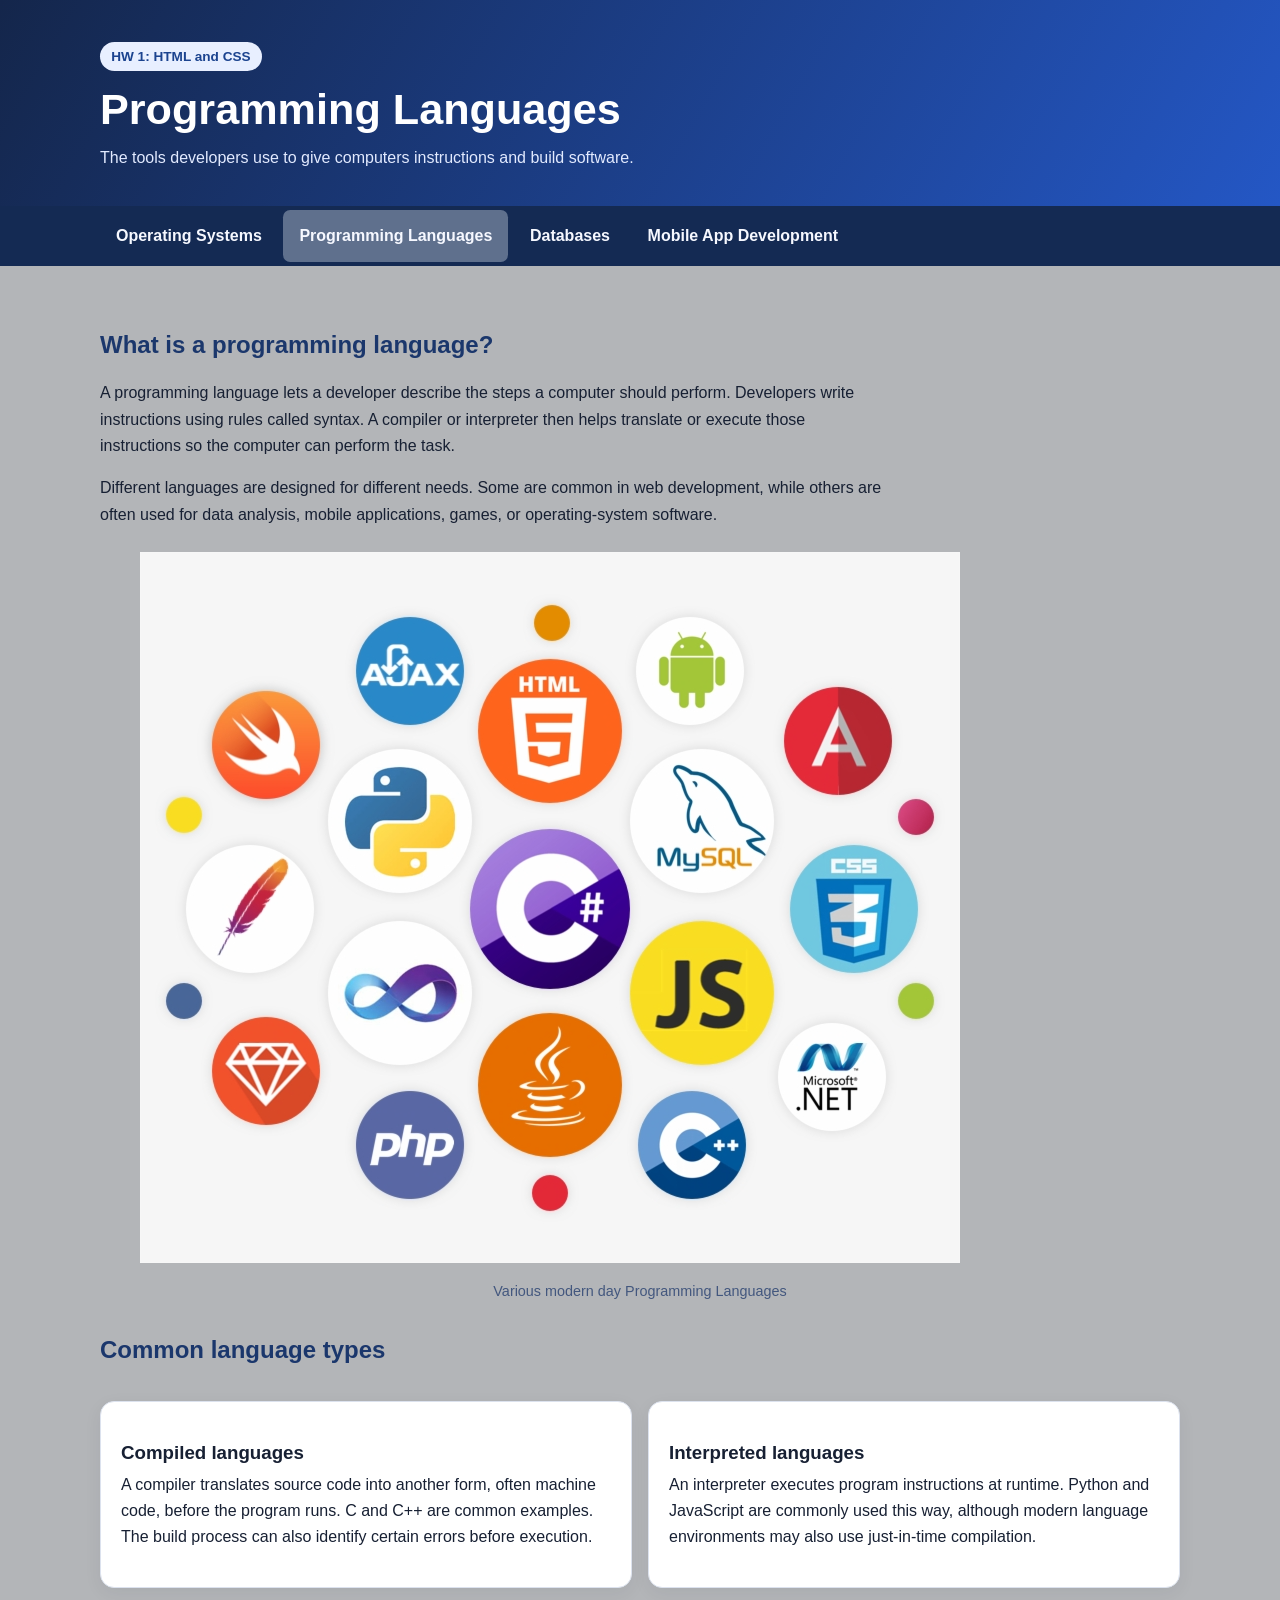
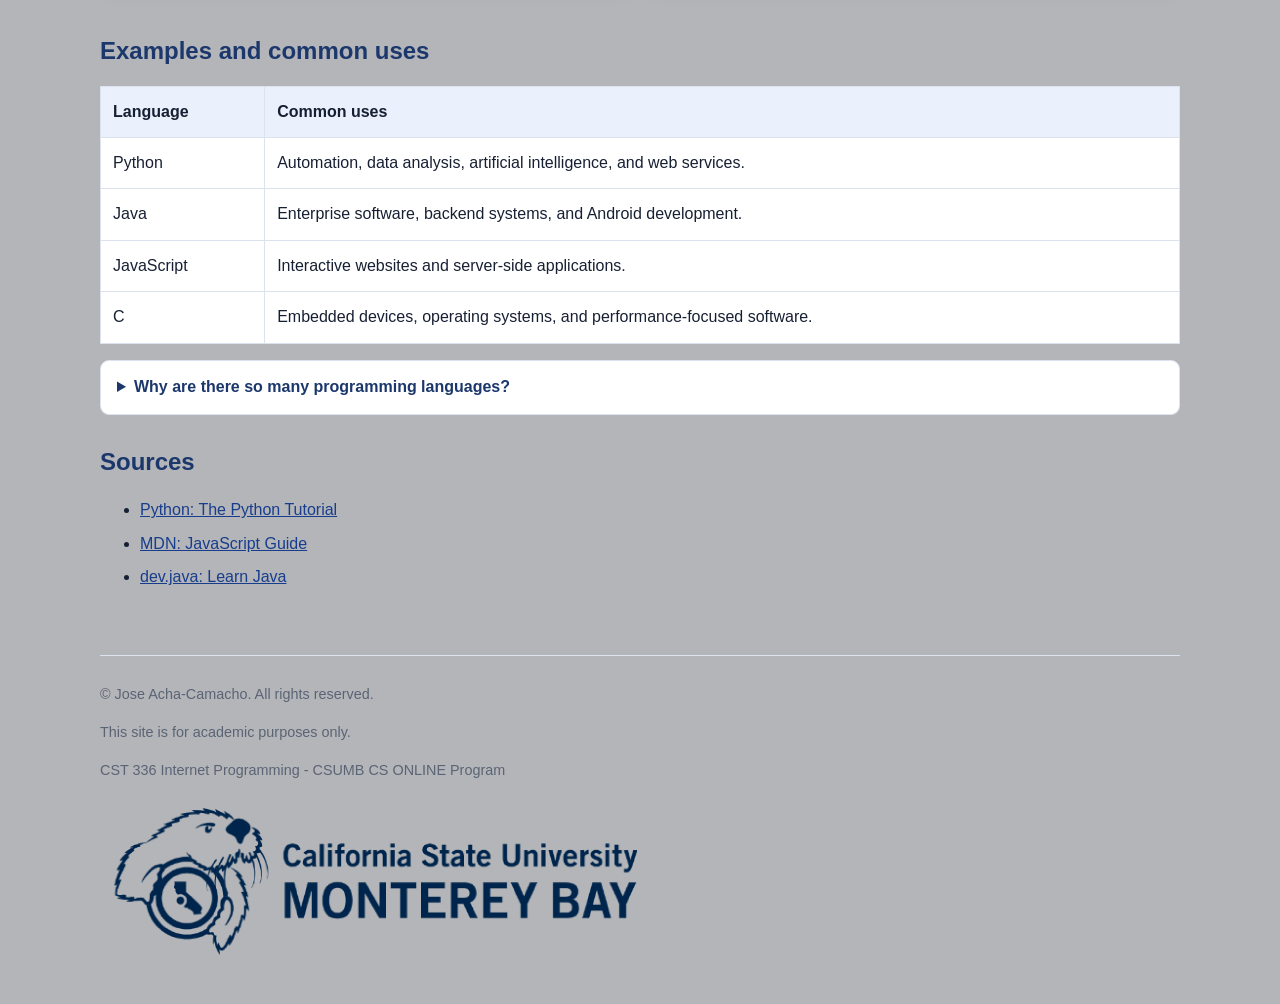
<file: HW1/programming-languages.html>
<!DOCTYPE html>
<html lang="en">

<head>
    <meta charset="UTF-8">
    <meta name="viewport" content="width=device-width, initial-scale=1.0">
    <title>Programming Languages | CST336 </title>
    <link rel="stylesheet" href="css/styles.css">
</head>

<body>
    <header>
        <div class="header-inner">
            <p class="pill">HW 1: HTML and CSS</p>
            <h1 class="site-title">Programming Languages</h1>
            <p class="tagline">The tools developers use to give computers instructions and build software.</p>
        </div>
    </header>
    <nav aria-label="Main navigation">
        <ul>
            <li><a href="index.html">Operating Systems</a></li>
            <li><a href="programming-languages.html" aria-current="page">Programming Languages</a></li>
            <li><a href="databases.html">Databases</a></li>
            <li><a href="mobile-app-development.html">Mobile App Development</a></li>
        </ul>
    </nav>
    <main>
        <section class="intro">
            <h2>What is a programming language?</h2>
            <p>A programming language lets a developer describe the steps a computer should perform. Developers write
                instructions using rules called syntax. A compiler or interpreter then helps translate or execute those
                instructions so the computer can perform the task.</p>
            <p>Different languages are designed for different needs. Some are common in web development, while others
                are often used for data analysis, mobile applications, games, or operating-system software.</p>
        </section>

        <figure class="graphics">
            <div>
                <img src="img/prog-lang.png" alt="Programming Languages">
            </div>
            <figcaption>Various modern day Programming Languages</figcaption>
        </figure>

        <h2>Common language types</h2>
        <div class="two-column">
            <article class="content-card">
                <h3>Compiled languages</h3>
                <p>A compiler translates source code into another form, often machine code, before the program runs. C
                    and C++ are common examples. The build process can also identify certain errors before execution.
                </p>
            </article>
            <article class="content-card">
                <h3>Interpreted languages</h3>
                <p>An interpreter executes program instructions at runtime. Python and JavaScript are commonly used this
                    way, although modern language environments may also use just-in-time compilation.</p>
            </article>
        </div>

        <h2>Examples and common uses</h2>
        <table>
            <thead>
                <tr>
                    <th>Language</th>
                    <th>Common uses</th>
                </tr>
            </thead>
            <tbody>
                <tr>
                    <td>Python</td>
                    <td>Automation, data analysis, artificial intelligence, and web services.</td>
                </tr>
                <tr>
                    <td>Java</td>
                    <td>Enterprise software, backend systems, and Android development.</td>
                </tr>
                <tr>
                    <td>JavaScript</td>
                    <td>Interactive websites and server-side applications.</td>
                </tr>
                <tr>
                    <td>C</td>
                    <td>Embedded devices, operating systems, and performance-focused software.</td>
                </tr>
            </tbody>
        </table>

        <details>
            <summary>Why are there so many programming languages?</summary>
            <p>Languages make different trade-offs involving speed, readability, safety, portability, and the type of
                work being done. A developer chooses a language based on the project's needs and the tools available.
            </p>
        </details>

        <section>
            <h2>Sources</h2>
            <ul class="source-list">
                <li><a href="https://docs.python.org/3/tutorial/" target="_blank" rel="noopener">Python: The Python
                        Tutorial</a></li>
                <li><a href="https://developer.mozilla.org/en-US/docs/Web/JavaScript/Guide" target="_blank"
                        rel="noopener">MDN: JavaScript Guide</a></li>
                <li><a href="https://dev.java/learn/" target="_blank" rel="noopener"> dev.java: Learn Java</a></li>
            </ul>
        </section>
    </main>
    <footer>
        <p>&copy; Jose Acha-Camacho. All rights reserved.</p>
        <p>This site is for academic purposes only.</p>
        <p>CST 336 Internet Programming - CSUMB CS ONLINE Program</p>
        <img src="img/csumb-logo.png" alt="CSUMB Logo">

    </footer>
</body>

</html>
</file>
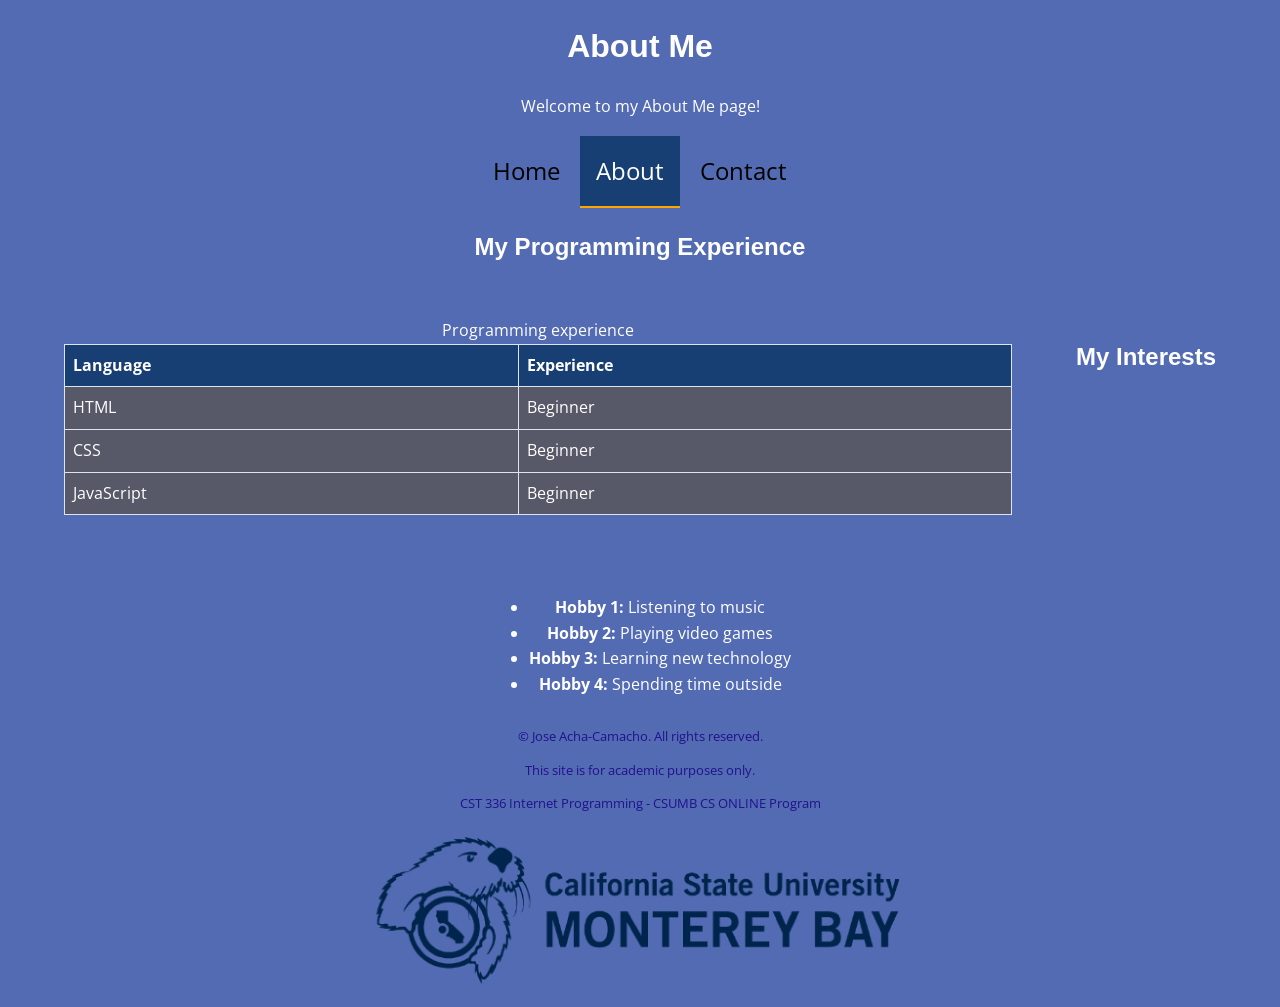
<file: lab1/about.html>
<!DOCTYPE html>
<html lang="en">

<head>
    <meta charset="UTF-8">
    <meta name="viewport" content="width=device-width, initial-scale=1.0">
    <title>About Me</title>

    <link rel="preconnect" href="https://fonts.googleapis.com">
    <link rel="preconnect" href="https://fonts.gstatic.com" crossorigin>
    <link href="https://fonts.googleapis.com/css2?family=Open+Sans:wght@400;700&display=swap" rel="stylesheet">


    <link rel="stylesheet" href="css/styles.css">

</head>

<body>
    <header>
        <h1>About Me</h1>
        <p>Welcome to my About Me page!</p>
    </header>

    <nav>
        <a href="index.html">Home</a>
        <a href="about.html" class="active">About</a>
        <a href="contact.html">Contact</a>
    </nav>

    <main id="about-main">

        <h2>My Programming Experience</h2>

        <table>
            <caption>Programming experience</caption>
            <thead>
                <tr id="table-header">
                    <th scope="col">Language</th>
                    <th scope="col">Experience</th>
                </tr>
            </thead>
            <tbody>
                <tr class="table-row">
                    <td>HTML</td>
                    <td>Beginner</td>
                </tr>
                <tr class="table-row">
                    <td>CSS</td>
                    <td>Beginner</td>
                </tr>
                <tr class="table-row">
                    <td>JavaScript</td>
                    <td>Beginner</td>
                </tr>
            </tbody>
        </table>

        <br>

        <h2>My Interests</h2>

        <ul>
            <li><strong>Hobby 1:</strong> Listening to music</li>
            <li><strong>Hobby 2:</strong> Playing video games</li>
            <li><strong>Hobby 3:</strong> Learning new technology</li>
            <li><strong>Hobby 4:</strong> Spending time outside</li>
        </ul>

    </main>

    <footer>
        <p>&copy; Jose Acha-Camacho. All rights reserved.</p>
        <p>This site is for academic purposes only.</p>
        <p>CST 336 Internet Programming - CSUMB CS ONLINE Program</p>
        <img src="img/csumb-logo.png" alt="CSUMB Logo">

    </footer>
</body>

</html>
</file>
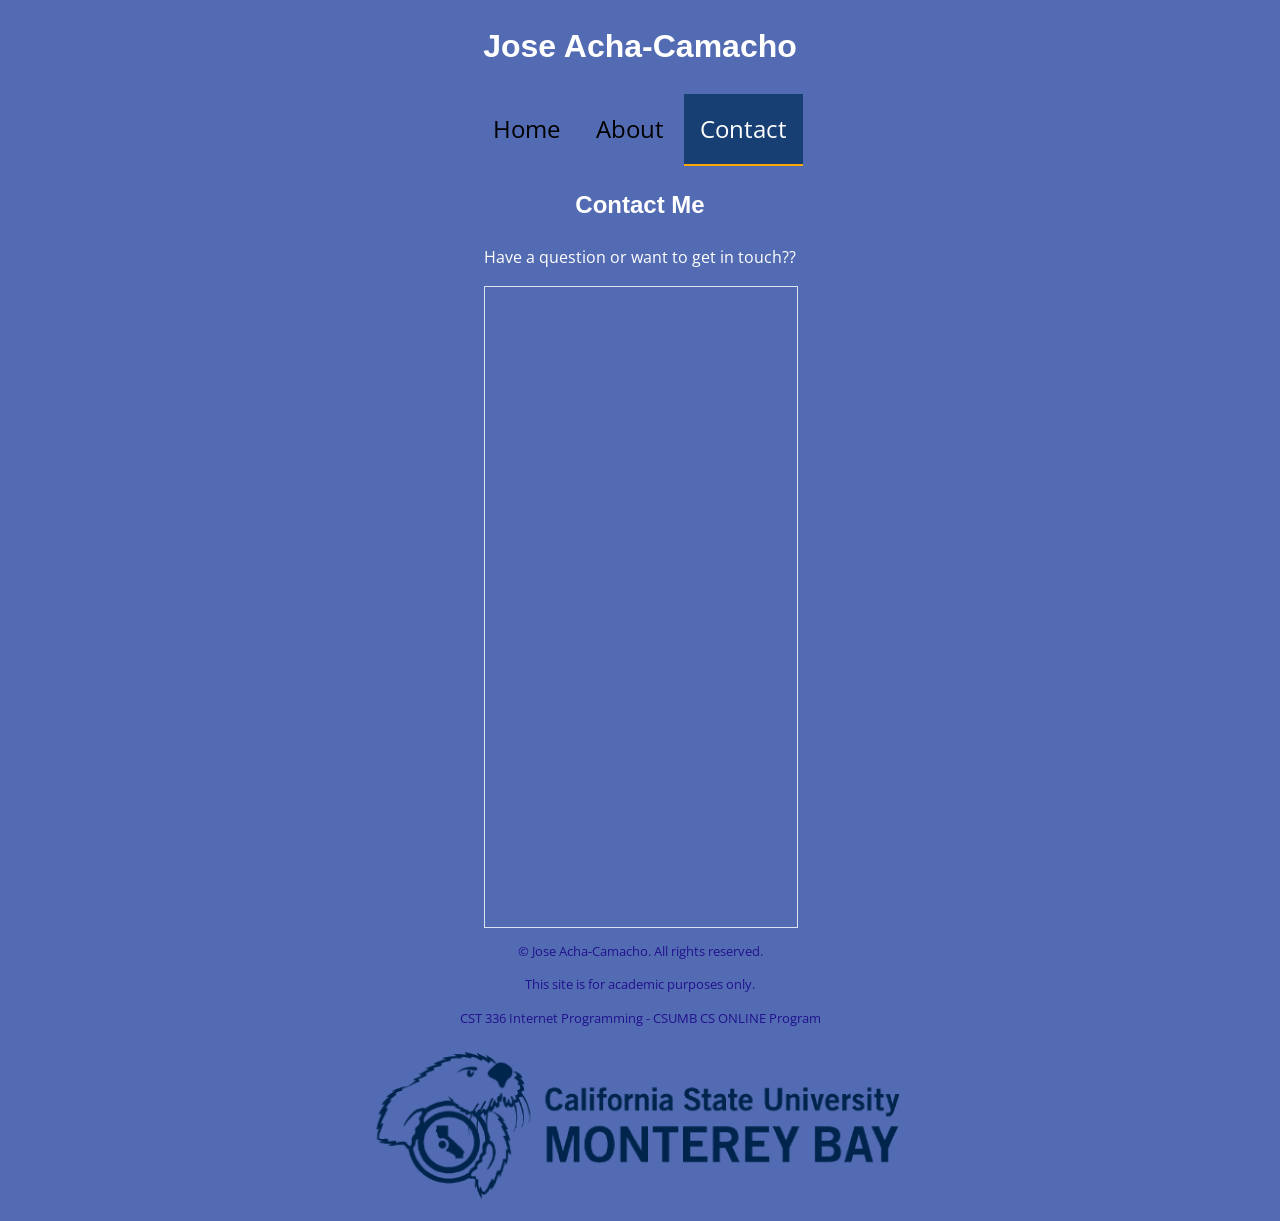
<file: lab1/contact.html>
<!DOCTYPE html>
<html lang="en">

<head>
    <meta charset="UTF-8">
    <meta name="viewport" content="width=device-width, initial-scale=1.0">
    <title>Contact</title>

    <link rel="preconnect" href="https://fonts.googleapis.com">
    <link rel="preconnect" href="https://fonts.gstatic.com" crossorigin>
    <link href="https://fonts.googleapis.com/css2?family=Open+Sans:wght@400;700&display=swap" rel="stylesheet">

    <link rel="stylesheet" href="css/styles.css">
</head>

<body>
    <header>
        <h1>Jose Acha-Camacho</h1>

        <nav>
            <a href="index.html">Home</a>
            <a href="about.html">About</a>
            <a href="contact.html" class="active">Contact</a>
        </nav>
    </header>

    <main id="contact-main">
        <section>
            <h2>Contact Me</h2>
            <p>Have a question or want to get in touch??</p>

            <iframe src="https://forms.gle/XW18FbCcHWpxG4m97" title="Contact form" loading="lazy">
            </iframe>
        </section>
    </main>

    <footer>
        <p>&copy; Jose Acha-Camacho. All rights reserved.</p>
        <p>This site is for academic purposes only.</p>
        <p>CST 336 Internet Programming - CSUMB CS ONLINE Program</p>
        <img src="img/csumb-logo.png" alt="CSUMB Logo">
    </footer>
</body>

</html>
</file>
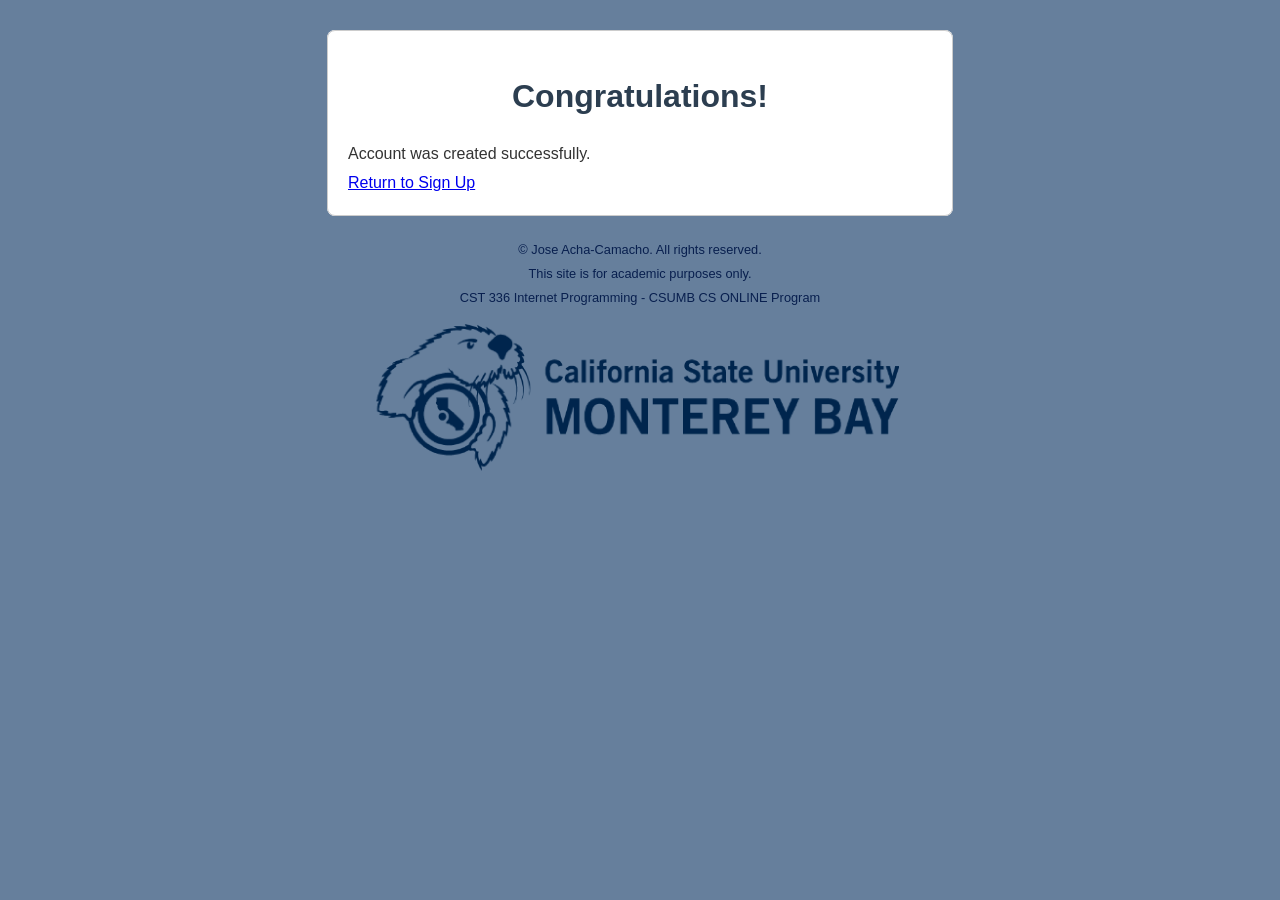
<file: lab3/welcome.html>
<!DOCTYPE html>
<html lang="en">

<head>
    <meta charset="UTF-8">
    <meta name="viewport" content="width=device-width, initial-scale=1.0">
    <title>LAB #3: Sign Up Page | Welcome</title>
    <link rel="stylesheet" href="css/style.css">
</head>

<body>

    <main>
        <fieldset>
            <h1>Congratulations!</h1>
            <p>Account was created successfully.</p>
            <a href="index.html">Return to Sign Up</a>
        </fieldset>


        <footer>
            <br>
            <p>&copy; Jose Acha-Camacho. All rights reserved.</p>
            <p>This site is for academic purposes only.</p>
            <p>CST 336 Internet Programming - CSUMB CS ONLINE Program</p>
            <img src="img/csumb-logo.png" alt="CSUMB Logo">

        </footer>
    </main>

</body>

</html>
</file>
<file: HW1/css/styles.css>
/* HW1 */
/* Shared styles for 4 pages */
:root {
    --ink: #172033;
    --muted: #5b6475;
    --paper: #abadb1e5;
    --surface: #ffffff;
    --accent: #2457c5;
    --accent-dark: #183d8d;
    --line: #dce2ee;
    --soft-blue: #e8efff;
    --soft-green: #e8f5ef;
    --soft-purple: #f0eaff;
    --soft-orange: #fff1df;
}

*,
*::before,
*::after {
    box-sizing: border-box;
}

html {
    scroll-behavior: smooth;
}

body {
    margin: 0;
    background: var(--paper);
    color: var(--ink);
    font-family: Arial, Helvetica, sans-serif;
    font-size: 16px;
    line-height: 1.65;
}

header {
    background: linear-gradient(120deg, #14264b, #2457c5);
    color: white;
    padding: 2.2rem 1.25rem;
}

.header-inner,
main,
footer {
    width: min(1080px, calc(100% - 2rem));
    margin-inline: auto;
}

.site-title {
    margin: 0;
    font-size: clamp(1.8rem, 4vw, 2.7rem);
    line-height: 1.15;
}

.tagline {
    margin: .65rem 0 0;
    color: #e2eaff;
    max-width: 680px;
}

nav {
    background: #142a53;
    padding: .25rem 1rem;
}

nav ul {
    width: min(1080px, 100%);
    margin: 0 auto;
    padding: 0;
    display: flex;
    flex-wrap: wrap;
    gap: .35rem;
    list-style: none;
}

nav a {
    display: block;
    color: #f6f8ff;
    text-decoration: none;
    padding: .8rem 1rem;
    border-radius: .45rem;
    font-weight: 700;
}

nav a:hover,
nav a:focus-visible,
nav a[aria-current="page"] {
    background: #5f708d;
    outline: none;
}

main {
    padding-block: 2rem 3rem;
}

.intro {
    max-width: 790px;
    margin-bottom: 1.5rem;
}

h1,
h2,
h3 {
    line-height: 1.25;
}

h2 {
    margin-top: 2rem;
    color: #1b376c;
}

h3 {
    margin-bottom: .4rem;
}

p {
    margin-top: .45rem;
}

a {
    color: var(--accent-dark);
}

a:hover {
    color: var(--accent);
}

.content-card {
    background: var(--surface);
    border: 1px solid var(--line);
    border-radius: 14px;
    padding: 1.25rem;
    margin-block: 1rem;
    box-shadow: 0 5px 18px rgba(23, 32, 51, .06);
}

.two-column {
    display: grid;
    grid-template-columns: repeat(2, minmax(0, 1fr));
    gap: 1rem;
    align-items: start;
}

.three-column {
    display: grid;
    grid-template-columns: repeat(3, minmax(0, 1fr));
    gap: 1rem;
}

.topic-card {
    background: var(--surface);
    border: 1px solid var(--line);
    border-radius: 12px;
    padding: 1rem;
}

.topic-card p {
    color: var(--muted);
}

.graphics img {
    max-width: 100%;
    max-height: 100%;
    height: auto;
    object-fit: contain;
}

.graphics figcaption {
    color: #43577e;
    font-size: .9rem;
    margin-top: .5rem;
    text-align: center;
}

.pill {
    display: inline-block;
    background: var(--soft-blue);
    color: #1b438f;
    border-radius: 999px;
    padding: .2rem .7rem;
    font-size: .85rem;
    font-weight: 700;
}

.note {
    border-left: 4px solid var(--accent);
    background: #eef3ff;
    padding: .8rem 1rem;
    border-radius: 0 8px 8px 0;
}

table {
    width: 100%;
    border-collapse: collapse;
    background: white;
    margin-block: 1rem;
}

th,
td {
    border: 1px solid var(--line);
    padding: .75rem;
    text-align: left;
    vertical-align: top;
}

th {
    background: #eaf0fc;
}

details {
    background: white;
    border: 1px solid var(--line);
    border-radius: 9px;
    padding: .85rem 1rem;
    margin-block: .75rem;
}

summary {
    cursor: pointer;
    color: #1b376c;
    font-weight: 700;
}

.source-list li {
    margin-bottom: .45rem;
}

footer {
    border-top: 1px solid var(--line);
    padding: 1.25rem 0 2rem;
    color: var(--muted);
    font-size: .9rem;
}

@media (max-width: 720px) {

    .two-column,
    .three-column {
        grid-template-columns: 1fr;
    }

    header {
        padding-block: 1.6rem;
    }

    nav ul {
        gap: .15rem;
    }

    nav a {
        padding: .65rem .75rem;
    }

    th,
    td {
        padding: .55rem;
    }
}
</file>
<file: HW2/css/style.css>
body {
    background-color: #5584b4;
    font-family: Arial, sans-serif;
}

.quiz-header {
    background: linear-gradient(135deg, #de0c0c, #0955c8);
    color: white;
    padding: 35px;
    border-radius: 15px;
    box-shadow: 0 4px 12px rgba(0, 0, 0, 0.1);
}

.question-card {
    background: white;
    padding: 25px;
    margin-bottom: 20px;
    border-radius: 12px;
    box-shadow: 0 3px 10px rgba(0, 0, 0, 0.06);
}

.question-card h4 {
    margin-bottom: 18px;
    color: #17365d;
}

.form-check {
    margin-bottom: 10px;
}

.form-control,
.form-select {
    max-width: 500px;
}

.feedback {
    margin-top: 12px;
    padding: 8px;
    border-radius: 5px;
    font-weight: bold;
}

.feedback:empty {
    display: none;
}

.feedback.correct {
    background-color: #d1e7dd;
    color: #0f5132;
}

.feedback.incorrect {
    background-color: #fff3cd;
    color: #664d03;
}

.mark-image {
    width: 25px;
    height: 25px;
    object-fit: contain;
    margin-right: 8px;
}

.results-card {
    background: white;
    padding: 30px;
    border-radius: 12px;
    box-shadow: 0 3px 10px rgba(0, 0, 0, 0.06);
}

#totalScore {
    font-weight: bold;
}

#congratulations {
    color: #198754;
}

#validationFdbk:empty {
    display: none;
}

button {
    min-width: 180px;
}


footer {
    text-align: center;
    font-size: 0.8rem;
    color: #c1c7c8;
}
</file>
<file: HW3/css/style.css>
body {
    margin: 0;
    padding: 0;
    font-family: Arial, sans-serif;
    background-color: #395c6d;
    color: #333;
    text-align: center;
}

header {
    background-color: #1d263f;
    color: white;
    padding: 25px;
}

header h1 {
    margin: 0;
}

main {
    width: 90%;
    max-width: 500px;
    margin: 40px auto;
    padding: 25px;
    background-color: white;
    border-radius: 10px;
    box-shadow: 0 3px 10px rgba(0, 0, 0, 0.1);
}

form {
    display: flex;
    flex-direction: column;
    gap: 15px;
}

label {
    font-weight: bold;
}

select {
    padding: 12px;
    font-size: 16px;
    border: 1px solid #ccc;
    border-radius: 5px;
}
button {
    padding: 12px;
    background-color: #4169e1;
    color: white;
    border: none;
    border-radius: 5px;
    font-size: 16px;
    cursor: pointer;
}

button:hover {
    background-color: #294bb5;
}

#result {
    margin-top: 25px;
}

#result img {
    width: 100%;
    max-width: 400px;
    border-radius: 10px;
    margin-top: 15px;
}

#result h2 {
    color: #4169e1;
}

.error {
    color: red;
}



footer {
    margin-top: 30px;
    padding: 15px;
    color: #ffffff;
}
</file>
<file: lab1/css/styles.css>
body {
    background-color: rgb(83, 107, 178);
    color: #FFFFFF;
    /* Set text color to white for contrast */
    font-family: "Open Sans", Arial, sans-serif;
    line-height: 1.6;
    /* Set line height for better readability */
}


h1, h2, h3 {
    font-family: Arial, sans-serif;
}

header,
nav,
main,
footer {
    text-align: center;
}


nav a {
    display: inline-block;
    padding: 1rem;
    font-size: 1.5rem;
    color: #000000;
    text-decoration: none;
    /* Remove underline from links */
}


nav a:hover {
    color: #000000;
    background-color: #173f73;
    font-size: 2rem;
    border-bottom: 2px solid orange;
}

nav a.active {
    background-color: #173f73;
    color: #FFFFFF;
    border-bottom: 2px solid orange;
}

main {
    display: flex;
    /* Use Flexbox for layout */
    justify-content: center;
    /* Center the items horizontally */
    gap: 2rem;
    flex-wrap: wrap;
    /* Allow items to wrap on smaller screens */
}

footer {
    text-align: center;
    font-size: 0.8rem;
    color: #21128d;
}


#table-header {
  background-color: #173f73; /* Dark blue background for header */
  color: #FFFFFF; /* White text for header */
}

.table-row {
  background-color: #575968; /* Light gray background for rows */
} 

table{
  border-collapse: collapse; /* Collapse borders into a single border */
  margin-bottom: 2rem; /* Add some space below the table */
  width: 75%;
} 

th, td {
  border: 1px solid #dbe4f0; /* Add a border to the table, header cells, and data cells */
  padding: 0.5rem; /* Add padding to cells for better readability */
  text-align: left; /* Align text to the left */
}



iframe {
  display: block;
  width: min(100%, 40rem);
  min-height: 40rem;
  margin: 0 auto;
  border: 1px solid #dbe4f0;
}
</file>
<file: lab3/css/style.css>
body {
    background-color: #667f9c;
    font-family: Arial, sans-serif;
    font-size: 16px;
    line-height: 1.5;
    margin: 0;
    padding: 10px;
    color: #333;
}

main {
    width: 50%;
    max-width: 650px;
    min-width: 300px;
    margin: 20px auto;
}

h1 {
    text-align: center;
    color: #2c3e50;
}

fieldset {
    background-color: white;
    border: 1px solid #ccc;
    border-radius: 8px;
    padding: 20px;
    box-sizing: border-box;
}

legend {
    font-size: 24px;
    font-weight: bold;
    padding: 5px 10px;
    background-color: white;
    border: 2px solid #667f9c;
    border-radius: 5px;
}

label {
    display: block;
    margin-top: 12px;
    font-weight: bold;
}

input,
select {
    width: 100%;
    padding: 10px;
    margin-top: 5px;
    box-sizing: border-box;
    border: 1px solid #bbb;
    border-radius: 5px;
    font-size: 16px;
}

input:focus,
select:focus {
    outline: none;
    border-color: #4CAF50;
}

p {
    margin: 5px 0;
}

button {
    width: 100%;
    padding: 12px;
    margin-top: 20px;
    background-color: #4CAF50;
    color: white;
    border: none;
    border-radius: 20px;
    font-size: 18px;
    cursor: pointer;
}

button:hover {
    background-color: #45a049;
}

.error {
    display: block;
    color: red;
    font-weight: bold;
}

.success {
    display: block;
    color: green;
    font-weight: bold;
}

.suggestion {
    display: block;
    color: #2874a6;
    font-weight: bold;
}

#formErrors {
    margin-top: 15px;
}


footer {
    text-align: center;
    font-size: 0.8rem;
    color: #081f4e;
}

@media (max-width: 700px) {
    main {
        width: 95%;
        min-width: 0;
    }

    body {
        padding: 10px;
    }
}
</file>
<file: lab2/guess_number/css/styles.css>
/* Page styling */
body {
    margin: 0;
    padding: 30px;
    font-family: Arial, sans-serif;
    text-align: center;
    color: #203047;
    background: url("../img/background.png") no-repeat center center fixed;
    background-size: cover;
}

/* Header */
header {
    margin: 25px auto;
    padding: 20px;
    max-width: 600px;
    color: white;
    background-color: #244b68;
    border-radius: 10px;
}

/* Game area */
#main {
    max-width: 550px;
    margin: auto;
    padding: 30px;
    background-color: white;
    border-radius: 10px;
}

/* Input & buttons */
input {
    width: 65px;
    padding: 8px;
}

button {
    margin: 8px;
    padding: 10px 18px;
    color: white;
    background-color: #287a8b;
    border: none;
    border-radius: 5px;
    cursor: pointer;
}

button:hover {
    background-color: #1d5d69;
}

#resetBtn {
    background-color: #c17a24;
}

/* Feedback/scores */
#feedback {
    margin-top: 15px;
    font-weight: bold;
}

.previous-guesses {
    margin-top: 15px;
}

.score {
    margin-top: 20px;
    font-weight: bold;
}

footer {
    text-align: center;
    font-size: 0.8rem;
    color: #372174;
}
</file>
